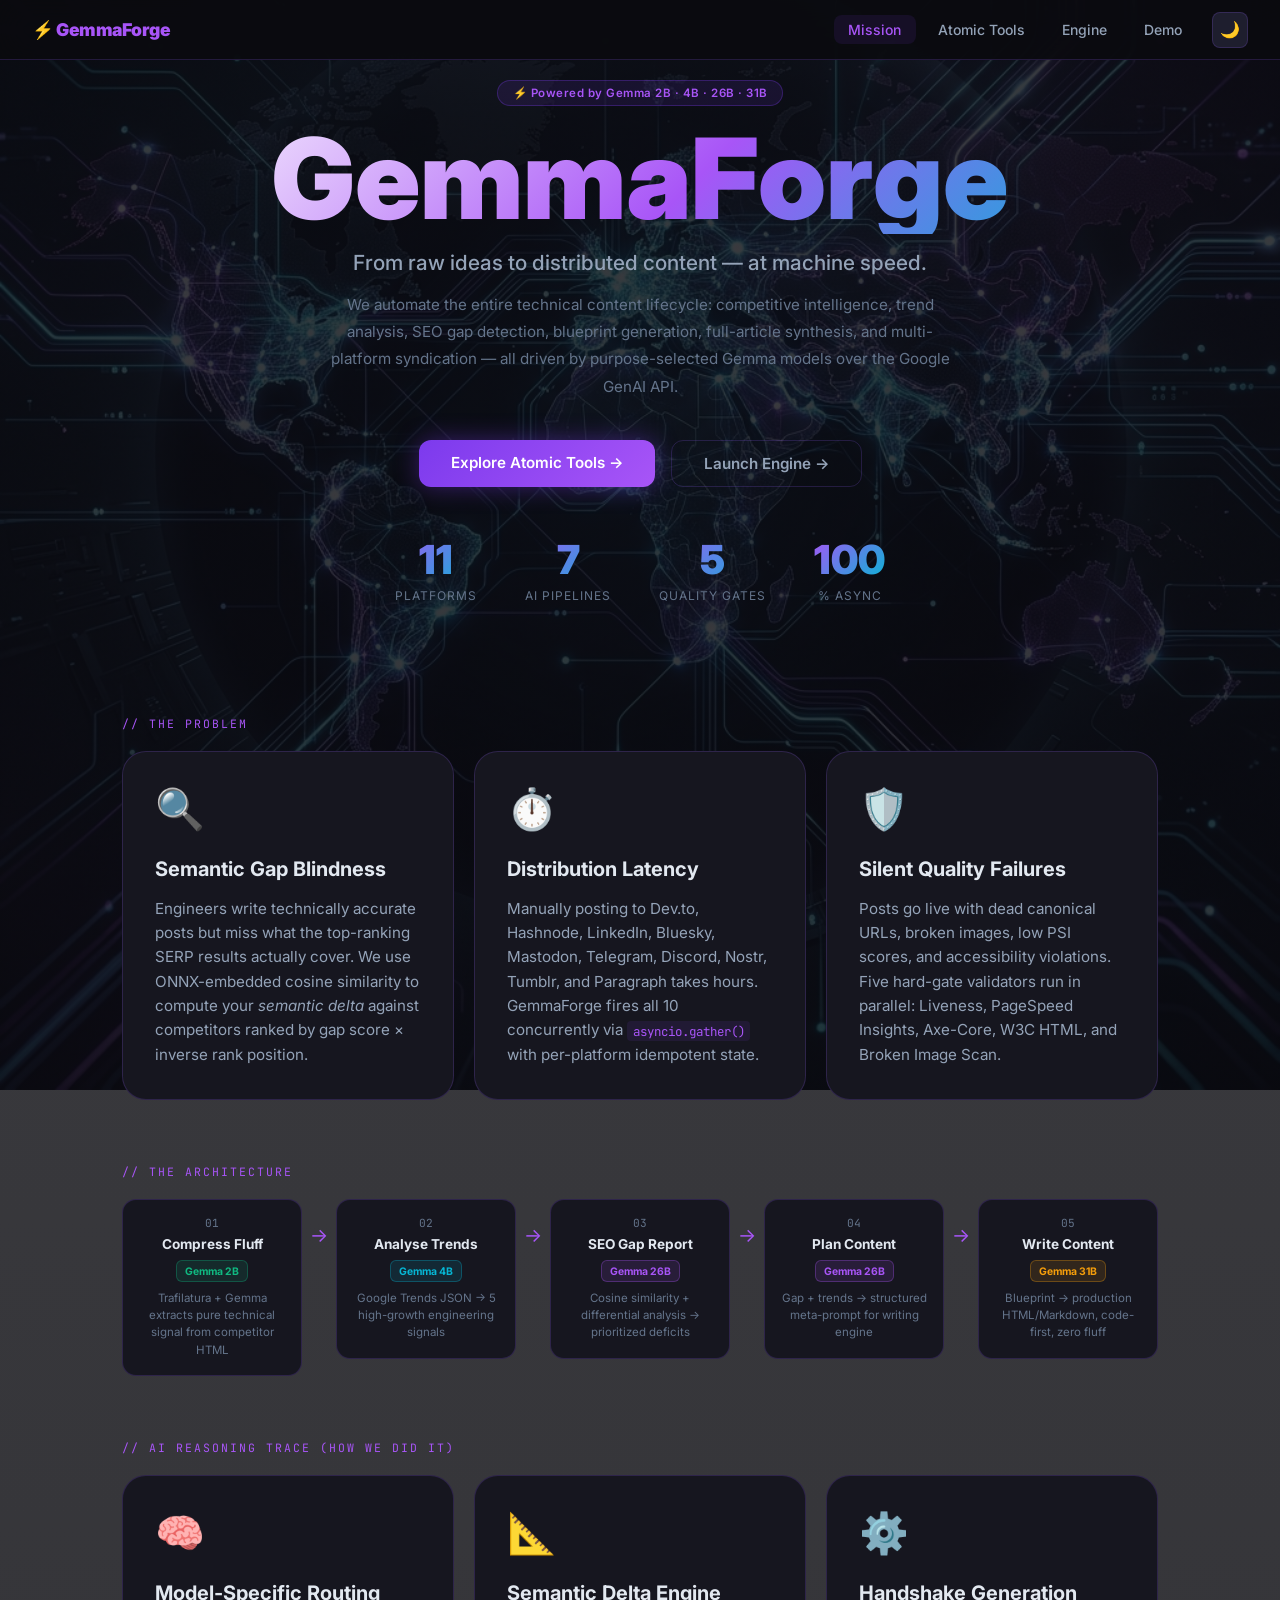
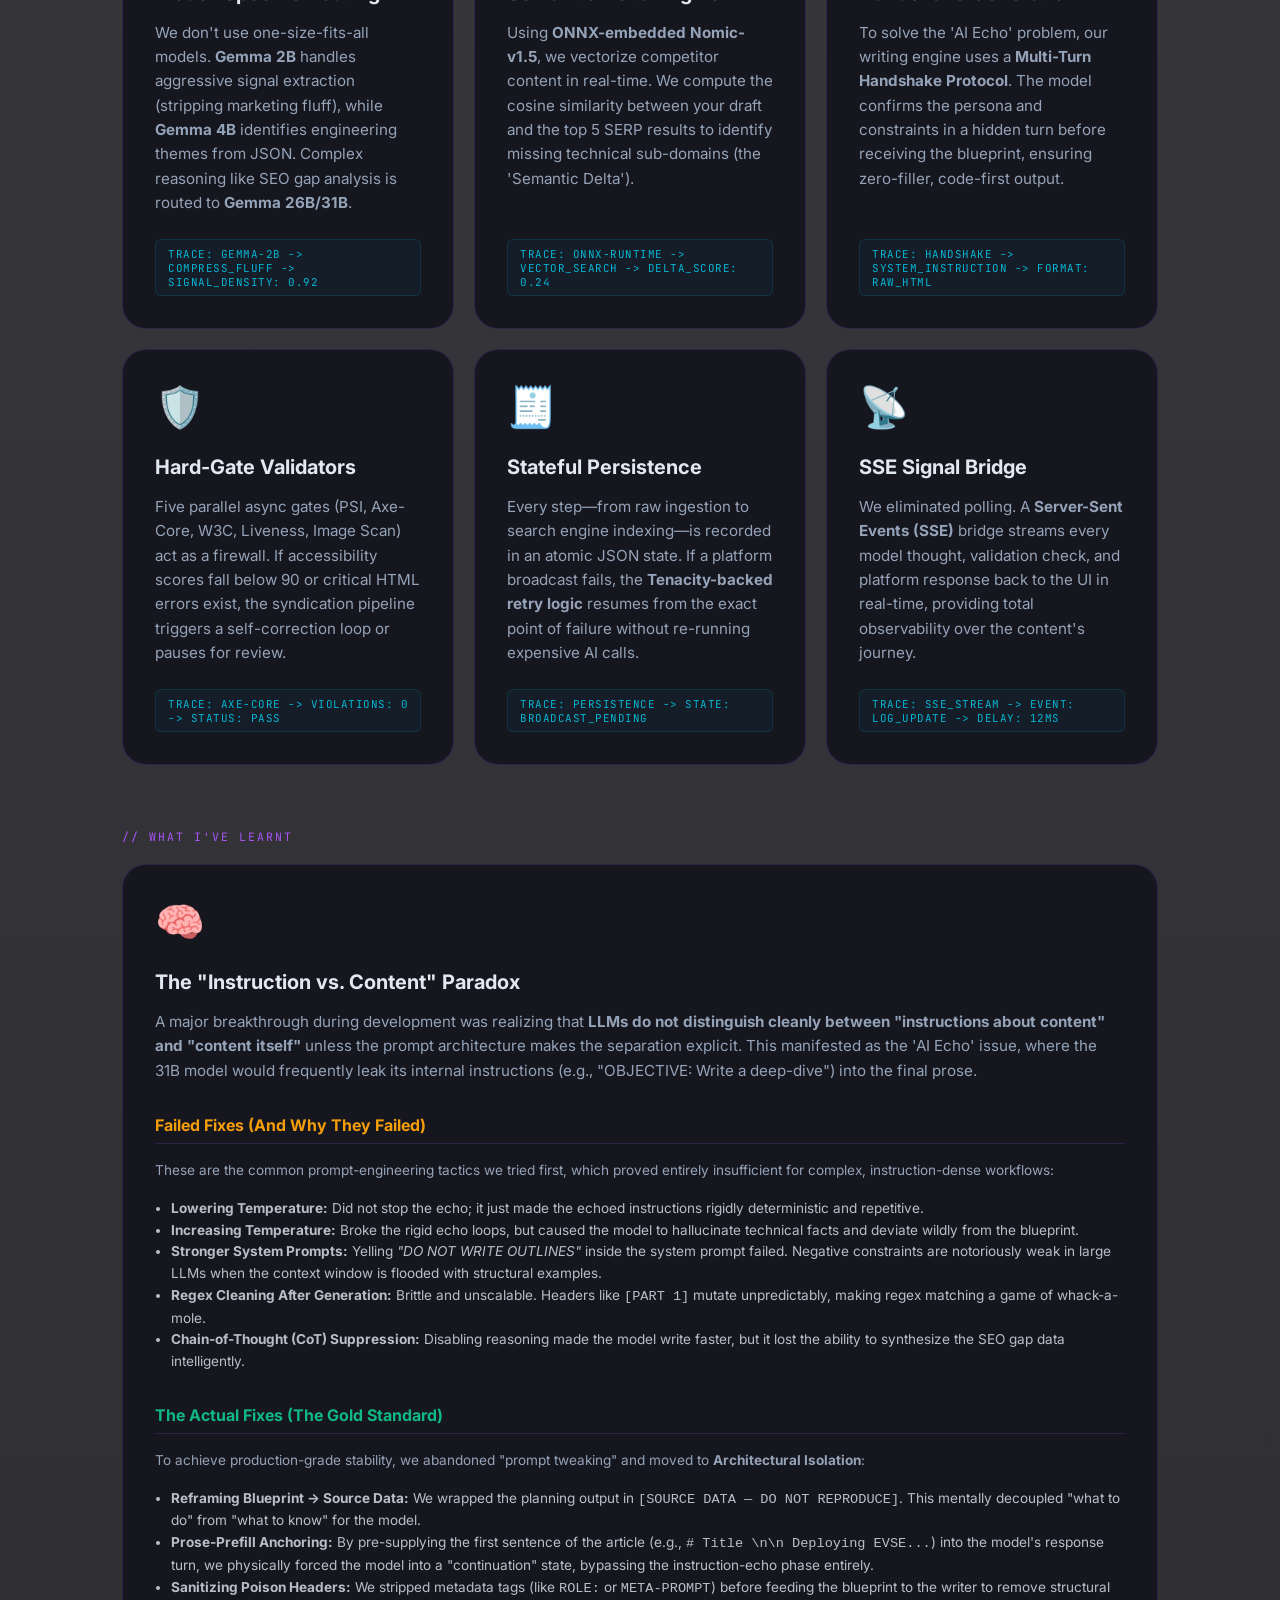
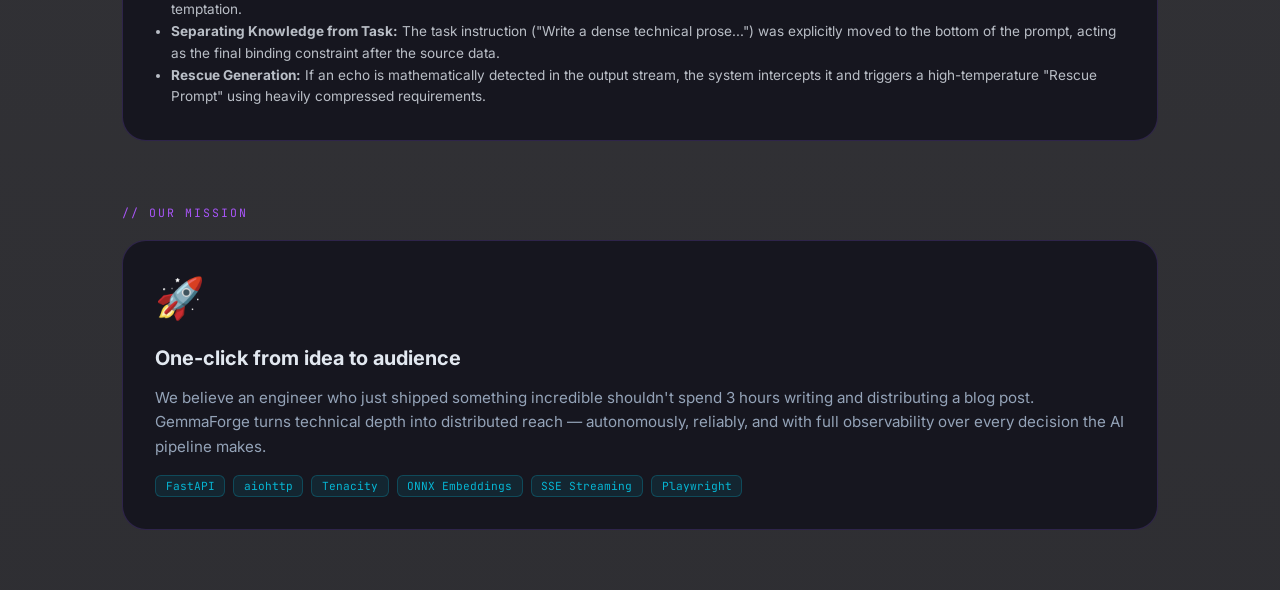
<file: engine/index.html>
<!DOCTYPE html>
<html lang="en" data-theme="dark">
<head>
<meta charset="UTF-8"/><meta name="viewport" content="width=device-width,initial-scale=1.0"/>
<title>GemmaForge — Mission</title>
<link href="https://fonts.googleapis.com/css2?family=Inter:wght@300;400;500;600;700;900&family=JetBrains+Mono:wght@400;700&display=swap" rel="stylesheet"/>
<link rel="stylesheet" href="styles.css"/>
<link rel="icon" href="data:image/svg+xml,<svg xmlns='http://www.w3.org/2000/svg' viewBox='0 0 100 100'><text y='.9em' font-size='90'>⚡</text></svg>" type="image/svg+xml">
</head>
<body>
<nav class="nav">
  <div class="nav-logo">⚡ GemmaForge</div>
  <div class="nav-links">
    <a href="index.html" class="nav-link active">Mission</a>
    <a href="tools.html" class="nav-link">Atomic Tools</a>
    <a href="engine.html" class="nav-link">Engine</a>
    <a href="demo.html" class="nav-link">Demo</a>
  </div>
  <button class="theme-toggle" id="themeToggle">🌙</button>
</nav>

<style>
  body {
    background: linear-gradient(rgba(10, 10, 15, 0.8), rgba(10, 10, 15, 0.85)), url('assets/mission.png') no-repeat center center fixed;
    background-size: cover;
  }
</style>

<main class="page-main">
  <div class="hero-content">
    <div class="badge">⚡ Powered by Gemma 2B · 4B · 26B · 31B</div>
    <h1 class="hero-title">GemmaForge</h1>
    <p class="hero-subtitle">From raw ideas to distributed content — at machine speed.</p>
    <p class="hero-desc">We automate the entire technical content lifecycle: competitive intelligence, trend analysis, SEO gap detection, blueprint generation, full-article synthesis, and multi-platform syndication — all driven by purpose-selected Gemma models over the Google GenAI API.</p>
    <div class="hero-ctas">
      <a href="tools.html" class="btn-primary">Explore Atomic Tools →</a>
      <a href="engine.html" class="btn-ghost">Launch Engine →</a>
    </div>
    <div class="stats-row">
      <div class="stat"><span class="stat-num" data-target="11">0</span><span class="stat-label">Platforms</span></div>
      <div class="stat"><span class="stat-num" data-target="7">0</span><span class="stat-label">AI Pipelines</span></div>
      <div class="stat"><span class="stat-num" data-target="5">0</span><span class="stat-label">Quality Gates</span></div>
      <div class="stat"><span class="stat-num" data-target="100">0</span><span class="stat-label">% Async</span></div>
    </div>
  </div>

  <!-- Technical Detail Cards -->
  <section class="mission-section">
    <div class="section-label">// THE PROBLEM</div>
    <div class="mission-cards">
      <div class="mcard">
        <div class="mcard-icon">🔍</div>
        <h3>Semantic Gap Blindness</h3>
        <p>Engineers write technically accurate posts but miss what the top-ranking SERP results actually cover. We use ONNX-embedded cosine similarity to compute your <em>semantic delta</em> against competitors ranked by gap score × inverse rank position.</p>
      </div>
      <div class="mcard">
        <div class="mcard-icon">⏱️</div>
        <h3>Distribution Latency</h3>
        <p>Manually posting to Dev.to, Hashnode, LinkedIn, Bluesky, Mastodon, Telegram, Discord, Nostr, Tumblr, and Paragraph takes hours. GemmaForge fires all 10 concurrently via <code>asyncio.gather()</code> with per-platform idempotent state.</p>
      </div>
      <div class="mcard">
        <div class="mcard-icon">🛡️</div>
        <h3>Silent Quality Failures</h3>
        <p>Posts go live with dead canonical URLs, broken images, low PSI scores, and accessibility violations. Five hard-gate validators run in parallel: Liveness, PageSpeed Insights, Axe-Core, W3C HTML, and Broken Image Scan.</p>
      </div>
    </div>
  </section>

  <section class="mission-section">
    <div class="section-label">// THE ARCHITECTURE</div>
    <div class="arch-pipeline">
      <div class="pipe-step"><div class="pipe-num">01</div><div class="pipe-label">Compress Fluff</div><div class="pipe-model model-2b">Gemma 2B</div><div class="pipe-desc">Trafilatura + Gemma extracts pure technical signal from competitor HTML</div></div>
      <div class="pipe-arrow">→</div>
      <div class="pipe-step"><div class="pipe-num">02</div><div class="pipe-label">Analyse Trends</div><div class="pipe-model model-4b">Gemma 4B</div><div class="pipe-desc">Google Trends JSON → 5 high-growth engineering signals</div></div>
      <div class="pipe-arrow">→</div>
      <div class="pipe-step"><div class="pipe-num">03</div><div class="pipe-label">SEO Gap Report</div><div class="pipe-model model-26b">Gemma 26B</div><div class="pipe-desc">Cosine similarity + differential analysis → prioritized deficits</div></div>
      <div class="pipe-arrow">→</div>
      <div class="pipe-step"><div class="pipe-num">04</div><div class="pipe-label">Plan Content</div><div class="pipe-model model-26b">Gemma 26B</div><div class="pipe-desc">Gap + trends → structured meta-prompt for writing engine</div></div>
      <div class="pipe-arrow">→</div>
      <div class="pipe-step"><div class="pipe-num">05</div><div class="pipe-label">Write Content</div><div class="pipe-model model-31b">Gemma 31B</div><div class="pipe-desc">Blueprint → production HTML/Markdown, code-first, zero fluff</div></div>
    </div>
  </section>

  <section class="mission-section">
    <div class="section-label">// AI REASONING TRACE (HOW WE DID IT)</div>
    <div class="mission-cards">
      <div class="mcard">
        <div class="mcard-icon">🧠</div>
        <h3>Model-Specific Routing</h3>
        <p>We don't use one-size-fits-all models. <strong>Gemma 2B</strong> handles aggressive signal extraction (stripping marketing fluff), while <strong>Gemma 4B</strong> identifies engineering themes from JSON. Complex reasoning like SEO gap analysis is routed to <strong>Gemma 26B/31B</strong>.</p>
        <div class="trace-hint">TRACE: gemma-2b -> compress_fluff -> signal_density: 0.92</div>
      </div>
      <div class="mcard">
        <div class="mcard-icon">📐</div>
        <h3>Semantic Delta Engine</h3>
        <p>Using <strong>ONNX-embedded Nomic-v1.5</strong>, we vectorize competitor content in real-time. We compute the cosine similarity between your draft and the top 5 SERP results to identify missing technical sub-domains (the 'Semantic Delta').</p>
        <div class="trace-hint">TRACE: onnx-runtime -> vector_search -> delta_score: 0.24</div>
      </div>
      <div class="mcard">
        <div class="mcard-icon">⚙️</div>
        <h3>Handshake Generation</h3>
        <p>To solve the 'AI Echo' problem, our writing engine uses a <strong>Multi-Turn Handshake Protocol</strong>. The model confirms the persona and constraints in a hidden turn before receiving the blueprint, ensuring zero-filler, code-first output.</p>
        <div class="trace-hint">TRACE: handshake -> system_instruction -> format: raw_html</div>
      </div>
      <div class="mcard">
        <div class="mcard-icon">🛡️</div>
        <h3>Hard-Gate Validators</h3>
        <p>Five parallel async gates (PSI, Axe-Core, W3C, Liveness, Image Scan) act as a firewall. If accessibility scores fall below 90 or critical HTML errors exist, the syndication pipeline triggers a self-correction loop or pauses for review.</p>
        <div class="trace-hint">TRACE: axe-core -> violations: 0 -> status: PASS</div>
      </div>
      <div class="mcard">
        <div class="mcard-icon">🧾</div>
        <h3>Stateful Persistence</h3>
        <p>Every step—from raw ingestion to search engine indexing—is recorded in an atomic JSON state. If a platform broadcast fails, the <strong>Tenacity-backed retry logic</strong> resumes from the exact point of failure without re-running expensive AI calls.</p>
        <div class="trace-hint">TRACE: persistence -> state: BROADCAST_PENDING</div>
      </div>
      <div class="mcard">
        <div class="mcard-icon">📡</div>
        <h3>SSE Signal Bridge</h3>
        <p>We eliminated polling. A <strong>Server-Sent Events (SSE)</strong> bridge streams every model thought, validation check, and platform response back to the UI in real-time, providing total observability over the content's journey.</p>
        <div class="trace-hint">TRACE: sse_stream -> event: log_update -> delay: 12ms</div>
      </div>
    </div>
  </section>

  <section class="mission-section">
    <div class="section-label">// WHAT I'VE LEARNT</div>
    <div class="mission-cards">
      <div class="mcard wide">
        <div class="mcard-icon">🧠</div>
        <h3>The "Instruction vs. Content" Paradox</h3>
        <p>A major breakthrough during development was realizing that <strong>LLMs do not distinguish cleanly between "instructions about content" and "content itself"</strong> unless the prompt architecture makes the separation explicit. This manifested as the 'AI Echo' issue, where the 31B model would frequently leak its internal instructions (e.g., "OBJECTIVE: Write a deep-dive") into the final prose.</p>
        
        <div style="margin-top: 2rem;">
          <h4 style="color: var(--yellow); margin-bottom: 1rem; border-bottom: 1px solid var(--border); padding-bottom: 0.5rem;">Failed Fixes (And Why They Failed)</h4>
          <p style="font-size: 0.85rem; color: var(--text2); margin-bottom: 1rem;">These are the common prompt-engineering tactics we tried first, which proved entirely insufficient for complex, instruction-dense workflows:</p>
          <ul style="font-size: 0.85rem; opacity: 0.8; margin-left: 1rem; line-height: 1.6; margin-bottom: 2rem;">
            <li><strong>Lowering Temperature:</strong> Did not stop the echo; it just made the echoed instructions rigidly deterministic and repetitive.</li>
            <li><strong>Increasing Temperature:</strong> Broke the rigid echo loops, but caused the model to hallucinate technical facts and deviate wildly from the blueprint.</li>
            <li><strong>Stronger System Prompts:</strong> Yelling <em>"DO NOT WRITE OUTLINES"</em> inside the system prompt failed. Negative constraints are notoriously weak in large LLMs when the context window is flooded with structural examples.</li>
            <li><strong>Regex Cleaning After Generation:</strong> Brittle and unscalable. Headers like <code>[PART 1]</code> mutate unpredictably, making regex matching a game of whack-a-mole.</li>
            <li><strong>Chain-of-Thought (CoT) Suppression:</strong> Disabling reasoning made the model write faster, but it lost the ability to synthesize the SEO gap data intelligently.</li>
          </ul>

          <h4 style="color: var(--green); margin-bottom: 1rem; border-bottom: 1px solid var(--border); padding-bottom: 0.5rem;">The Actual Fixes (The Gold Standard)</h4>
          <p style="font-size: 0.85rem; color: var(--text2); margin-bottom: 1rem;">To achieve production-grade stability, we abandoned "prompt tweaking" and moved to <strong>Architectural Isolation</strong>:</p>
          <ul style="font-size: 0.85rem; opacity: 0.8; margin-left: 1rem; line-height: 1.6;">
            <li><strong>Reframing Blueprint → Source Data:</strong> We wrapped the planning output in <code>[SOURCE DATA — DO NOT REPRODUCE]</code>. This mentally decoupled "what to do" from "what to know" for the model.</li>
            <li><strong>Prose-Prefill Anchoring:</strong> By pre-supplying the first sentence of the article (e.g., <code># Title \n\n Deploying EVSE...</code>) into the model's response turn, we physically forced the model into a "continuation" state, bypassing the instruction-echo phase entirely.</li>
            <li><strong>Sanitizing Poison Headers:</strong> We stripped metadata tags (like <code>ROLE:</code> or <code>META-PROMPT</code>) before feeding the blueprint to the writer to remove structural temptation.</li>
            <li><strong>Separating Knowledge from Task:</strong> The task instruction ("Write a dense technical prose...") was explicitly moved to the bottom of the prompt, acting as the final binding constraint after the source data.</li>
            <li><strong>Rescue Generation:</strong> If an echo is mathematically detected in the output stream, the system intercepts it and triggers a high-temperature "Rescue Prompt" using heavily compressed requirements.</li>
          </ul>
        </div>
      </div>
    </div>
  </section>

  <section class="mission-section">
    <div class="section-label">// OUR MISSION</div>
    <div class="mission-cards">
      <div class="mcard wide">
        <div class="mcard-icon">🚀</div>
        <h3>One-click from idea to audience</h3>
        <p>We believe an engineer who just shipped something incredible shouldn't spend 3 hours writing and distributing a blog post. GemmaForge turns technical depth into distributed reach — autonomously, reliably, and with full observability over every decision the AI pipeline makes.</p>
        <div class="tech-tags">
          <span class="tech-tag">FastAPI</span><span class="tech-tag">aiohttp</span><span class="tech-tag">Tenacity</span>
          <span class="tech-tag">ONNX Embeddings</span><span class="tech-tag">SSE Streaming</span><span class="tech-tag">Playwright</span>
        </div>
      </div>
    </div>
  </section>
</main>

<script src="app.js"></script>
</body>
</html>
</file>
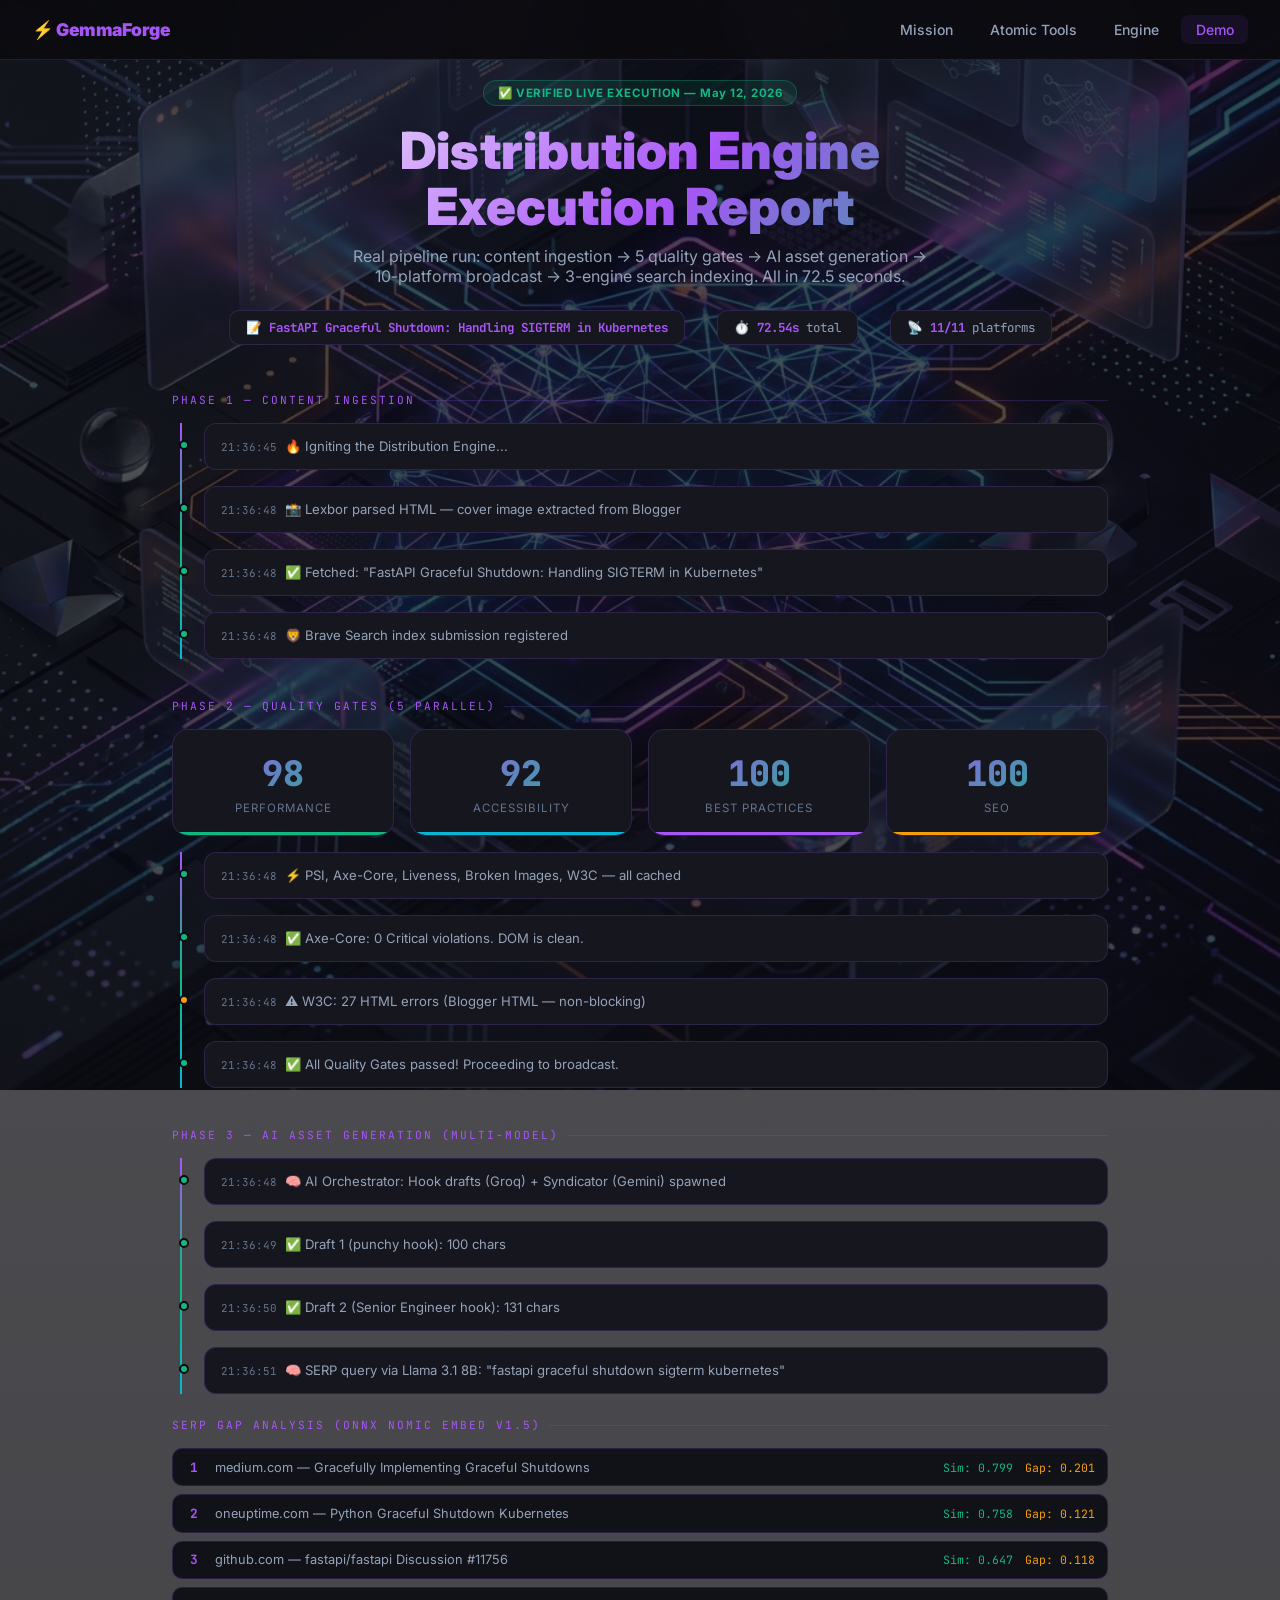
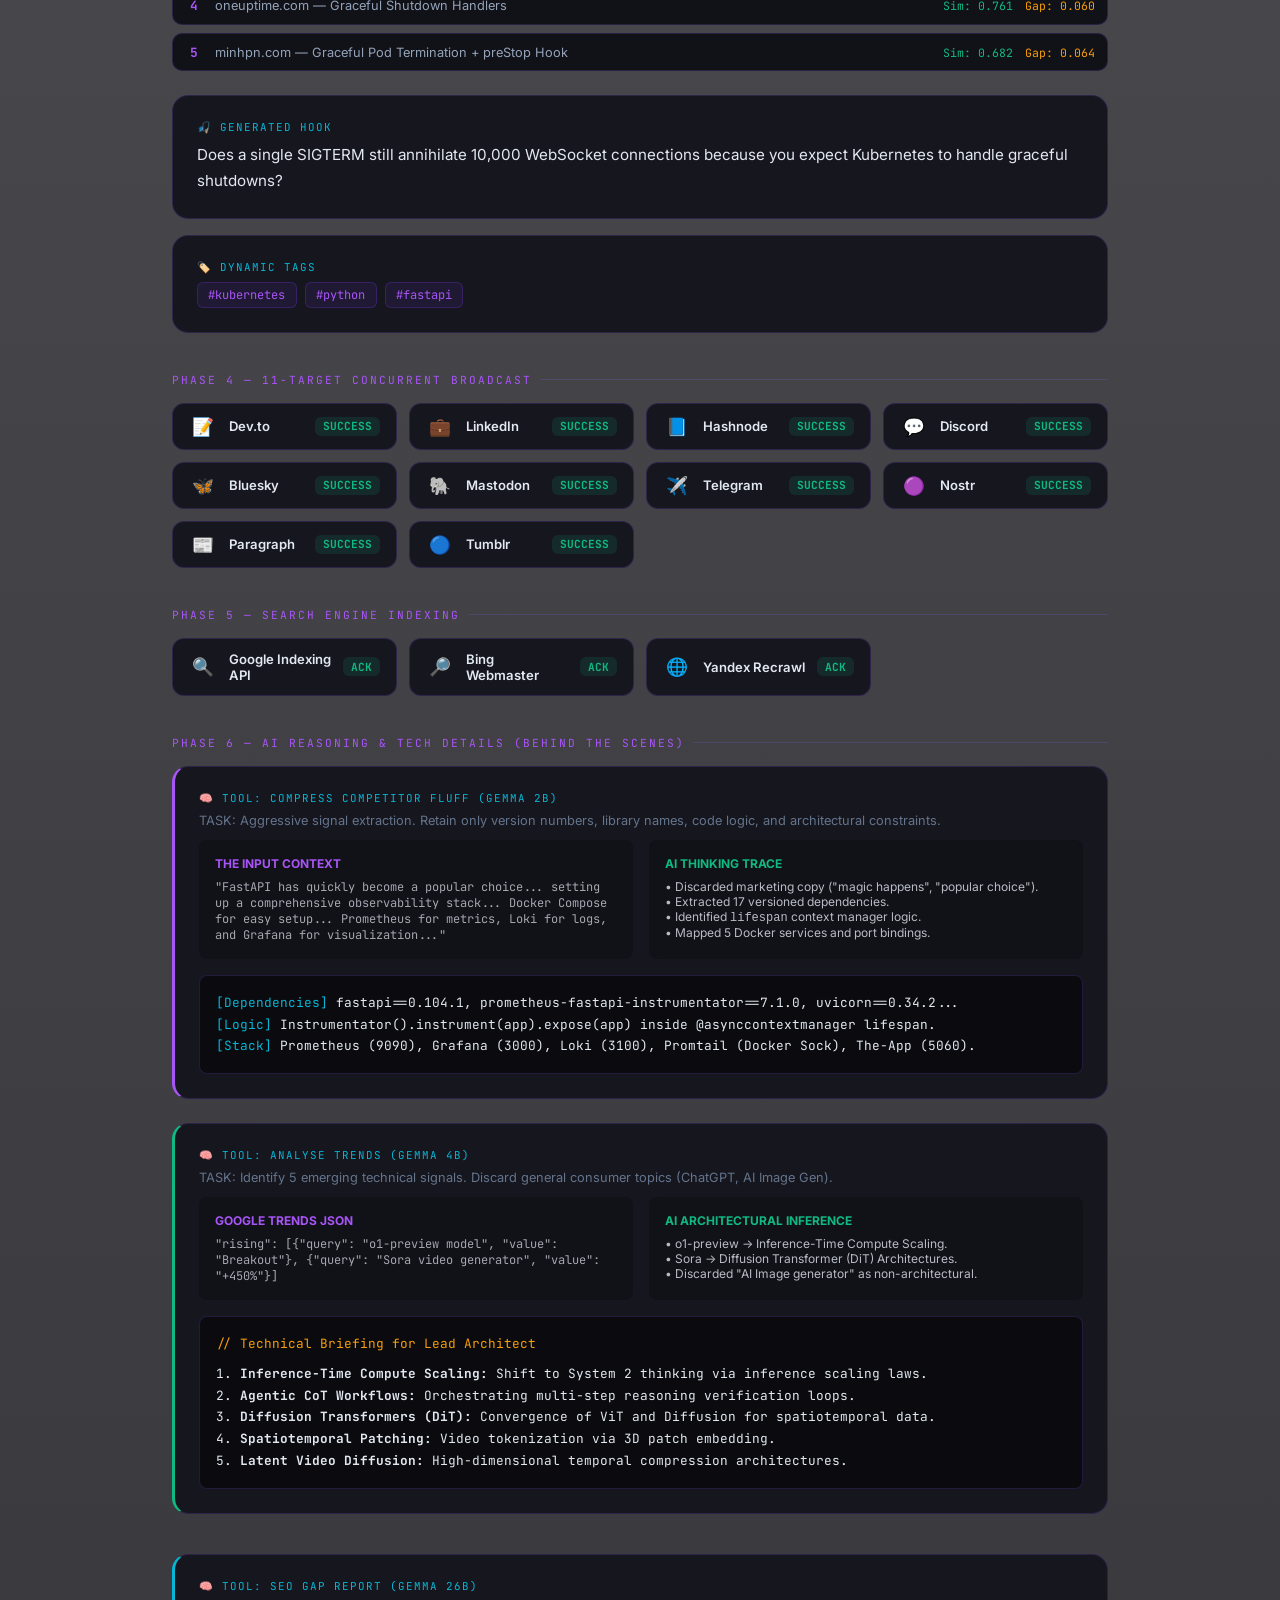
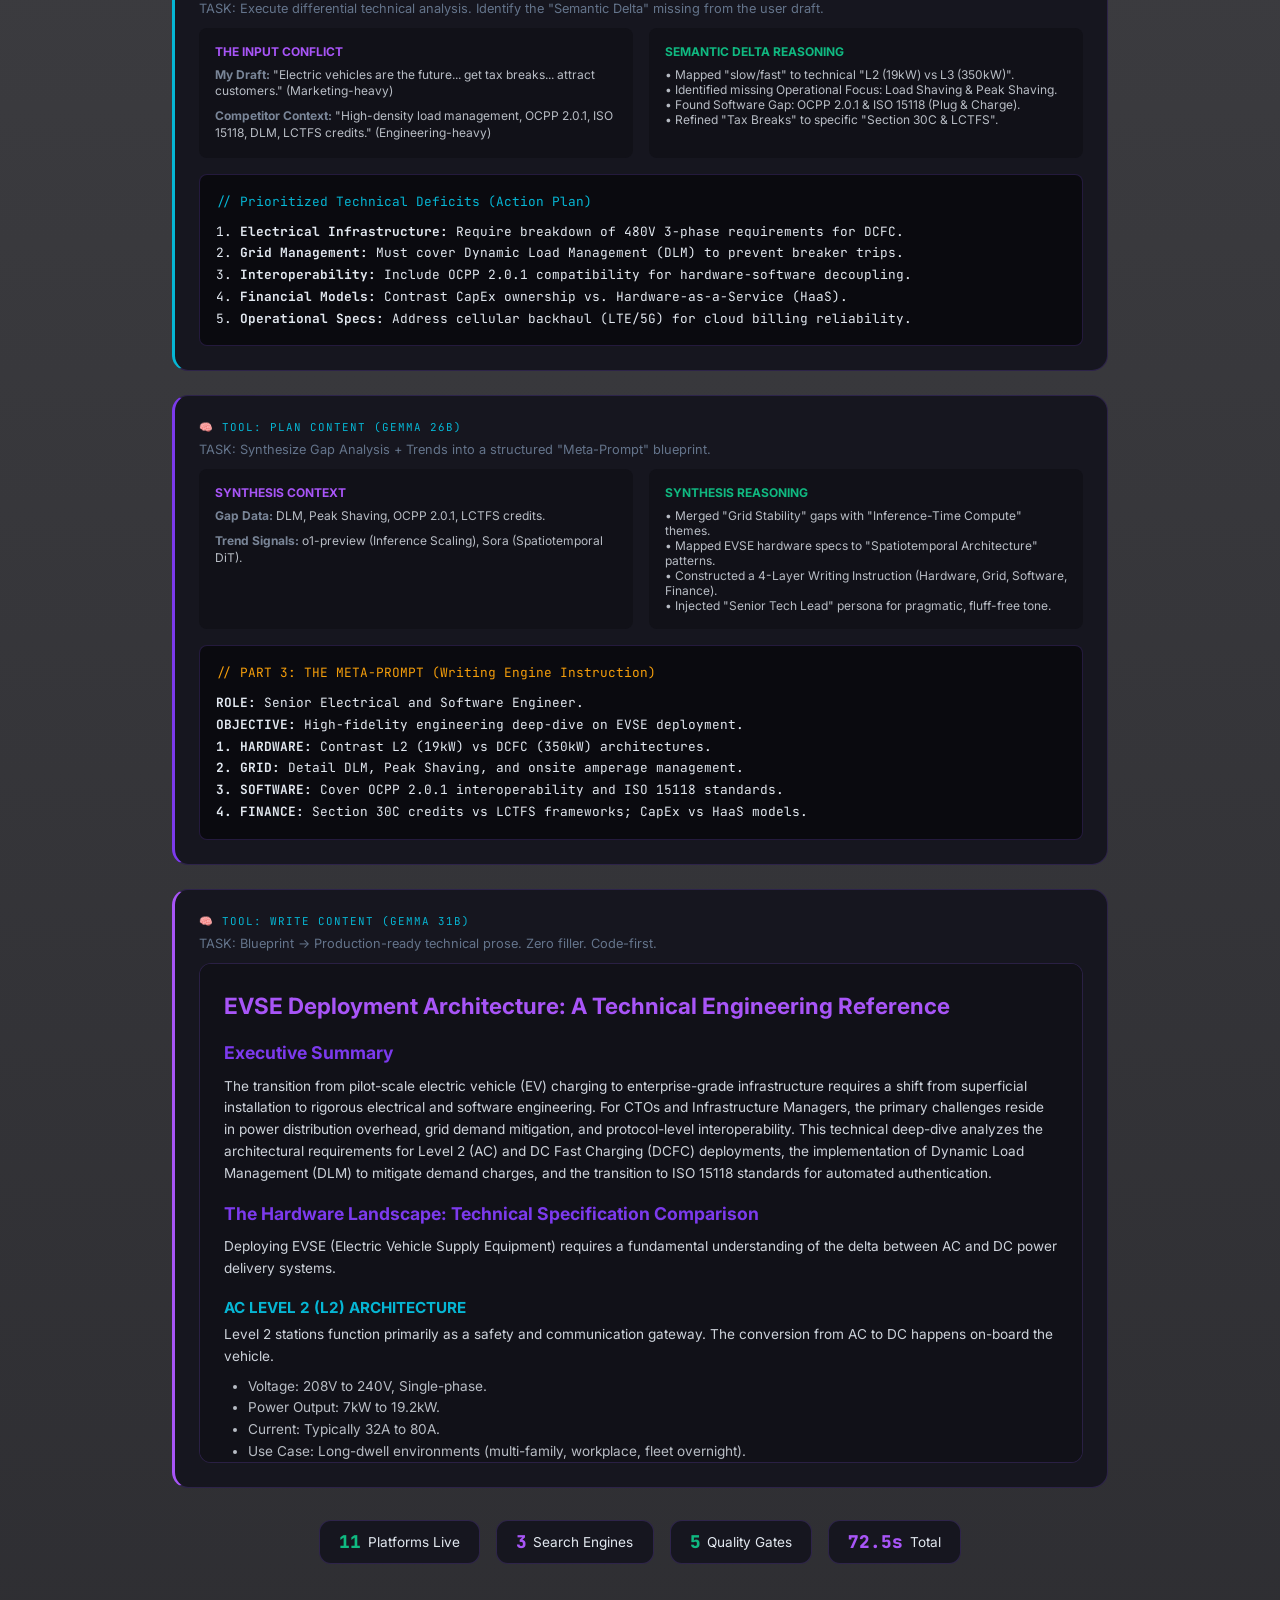
<file: engine/demo.html>
<!DOCTYPE html>
<html lang="en" data-theme="dark">
<head>
<meta charset="UTF-8"/>
<meta name="viewport" content="width=device-width,initial-scale=1.0"/>
<title>GemmaForge — Live Execution Demo</title>
<link rel="preconnect" href="https://fonts.googleapis.com"/>
<link href="https://fonts.googleapis.com/css2?family=Inter:wght@300;400;500;600;700;900&family=JetBrains+Mono:wght@400;700&display=swap" rel="stylesheet"/>
<link rel="icon" href="data:image/svg+xml,<svg xmlns='http://www.w3.org/2000/svg' viewBox='0 0 100 100'><text y='.9em' font-size='90'>⚡</text></svg>" type="image/svg+xml">
<style>
:root{--bg:#0a0a0f;--bg2:#111118;--bg3:#1a1a26;--surface:#16161f;--surface2:#1e1e2e;--border:rgba(139,92,246,.2);--accent:#7c3aed;--accent2:#a855f7;--accent3:#06b6d4;--green:#10b981;--red:#ef4444;--yellow:#f59e0b;--text:#e2e8f0;--text2:#94a3b8;--text3:#64748b;--glow:rgba(124,58,237,.4);--font:'Inter',sans-serif;--mono:'JetBrains Mono',monospace}
*,*::before,*::after{box-sizing:border-box;margin:0;padding:0}
body{font-family:var(--font);background:var(--bg);color:var(--text);min-height:100vh;overflow-x:hidden}
.nav{position:fixed;top:0;left:0;right:0;z-index:1000;display:flex;align-items:center;gap:1rem;padding:0 2rem;height:60px;background:rgba(10,10,15,.9);backdrop-filter:blur(16px);border-bottom:1px solid var(--border)}
.nav-logo{font-weight:900;font-size:1.1rem;color:var(--accent2);letter-spacing:-.5px}
.nav-links{display:flex;gap:.5rem;margin-left:auto}
.nav-link{color:var(--text2);text-decoration:none;font-size:.875rem;font-weight:500;padding:.4rem .9rem;border-radius:8px;transition:all .2s}
.nav-link:hover,.nav-link.active{color:var(--accent2);background:rgba(124,58,237,.1)}
.demo-main{max-width:1000px;margin:0 auto;padding:5rem 2rem 4rem}
.demo-hero{text-align:center;margin-bottom:3rem}
.demo-badge{display:inline-block;background:rgba(16,185,129,.1);border:1px solid rgba(16,185,129,.3);color:var(--green);font-size:.72rem;font-weight:700;padding:.3rem .9rem;border-radius:100px;margin-bottom:1rem;letter-spacing:.5px;animation:pulse-badge 2s infinite}
@keyframes pulse-badge{0%,100%{box-shadow:0 0 0 0 rgba(16,185,129,0)}50%{box-shadow:0 0 20px rgba(16,185,129,.3)}}
.demo-title{font-size:clamp(2rem,5vw,3.2rem);font-weight:900;background:linear-gradient(135deg,#fff 0%,var(--accent2) 55%,var(--green) 100%);-webkit-background-clip:text;-webkit-text-fill-color:transparent;background-clip:text;line-height:1.1;margin-bottom:.75rem}
.demo-sub{color:var(--text2);font-size:1rem;max-width:600px;margin:0 auto}
.demo-meta{display:flex;justify-content:center;gap:2rem;margin-top:1.5rem;flex-wrap:wrap}
.meta-chip{background:var(--surface);border:1px solid var(--border);padding:.5rem 1rem;border-radius:10px;font-family:var(--mono);font-size:.78rem;color:var(--text2)}
.meta-chip strong{color:var(--accent2)}
.section{margin-bottom:2.5rem}
.section-label{font-family:var(--mono);font-size:.7rem;color:var(--accent2);letter-spacing:2px;text-transform:uppercase;margin-bottom:1rem;display:flex;align-items:center;gap:.5rem}
.section-label::after{content:'';flex:1;height:1px;background:var(--border)}

/* Timeline */
.timeline{position:relative;padding-left:2rem}
.timeline::before{content:'';position:absolute;left:8px;top:0;bottom:0;width:2px;background:linear-gradient(180deg,var(--accent2),var(--green),var(--accent3))}
.tl-item{position:relative;margin-bottom:1rem;padding:.75rem 1rem;background:var(--surface);border:1px solid var(--border);border-radius:12px;font-size:.82rem;line-height:1.6;opacity:0;animation:fadeSlide .4s forwards}
.tl-item::before{content:'';position:absolute;left:-1.65rem;top:1rem;width:10px;height:10px;border-radius:50%;background:var(--accent2);border:2px solid var(--bg);z-index:1}
.tl-item.success::before{background:var(--green)}
.tl-item.warn::before{background:var(--yellow)}
.tl-item.err::before{background:var(--red)}
.tl-time{font-family:var(--mono);font-size:.68rem;color:var(--text3);margin-right:.5rem}
.tl-msg{color:var(--text2)}
@keyframes fadeSlide{from{opacity:0;transform:translateX(-10px)}to{opacity:1;transform:translateX(0)}}

/* Quality Scores */
.scores-grid{display:grid;grid-template-columns:repeat(4,1fr);gap:1rem}
@media(max-width:600px){.scores-grid{grid-template-columns:repeat(2,1fr)}}
.score-card{background:var(--surface);border:1px solid var(--border);border-radius:16px;padding:1.25rem;text-align:center;position:relative;overflow:hidden}
.score-card::after{content:'';position:absolute;bottom:0;left:0;right:0;height:3px;border-radius:0 0 16px 16px}
.score-card.perf::after{background:var(--green)}.score-card.access::after{background:var(--accent3)}.score-card.bp::after{background:var(--accent2)}.score-card.seo::after{background:var(--yellow)}
.score-num{font-size:2.2rem;font-weight:900;font-family:var(--mono);background:linear-gradient(135deg,var(--accent2),var(--green));-webkit-background-clip:text;-webkit-text-fill-color:transparent;background-clip:text}
.score-label{font-size:.72rem;color:var(--text3);text-transform:uppercase;letter-spacing:1px;margin-top:.25rem}

/* AI Assets */
.ai-box{background:var(--surface);border:1px solid var(--border);border-radius:16px;padding:1.5rem;margin-bottom:1rem}
.ai-box-label{font-family:var(--mono);font-size:.68rem;color:var(--accent3);letter-spacing:1px;text-transform:uppercase;margin-bottom:.5rem}
.ai-box-value{font-size:.95rem;line-height:1.7;color:var(--text)}
.ai-tags{display:flex;gap:.5rem;flex-wrap:wrap;margin-top:.5rem}
.ai-tag{font-family:var(--mono);font-size:.75rem;padding:.25rem .65rem;background:rgba(124,58,237,.1);border:1px solid rgba(124,58,237,.25);color:var(--accent2);border-radius:6px}

/* Platform Grid */
.platform-grid{display:grid;grid-template-columns:repeat(auto-fill,minmax(200px,1fr));gap:.75rem}
.plat-card{display:flex;align-items:center;gap:.75rem;background:var(--surface);border:1px solid var(--border);border-radius:12px;padding:.75rem 1rem;transition:all .3s;opacity:0;animation:fadeSlide .4s forwards}
.plat-card:hover{transform:translateY(-2px);border-color:var(--green)}
.plat-card.fail{border-color:rgba(239,68,68,.3)}
.plat-card.fail:hover{border-color:var(--red)}
.plat-icon{font-size:1.1rem;width:28px;text-align:center}
.plat-name{font-size:.82rem;font-weight:600;flex:1}
.plat-status{font-family:var(--mono);font-size:.7rem;font-weight:700;padding:.15rem .5rem;border-radius:6px}
.plat-status.ok{background:rgba(16,185,129,.12);color:var(--green)}
.plat-status.ko{background:rgba(239,68,68,.12);color:var(--red)}

/* SERP */
.serp-row{display:flex;align-items:center;gap:.75rem;padding:.6rem .75rem;background:var(--bg2);border:1px solid var(--border);border-radius:10px;margin-bottom:.5rem;font-size:.8rem}
.serp-rank{font-family:var(--mono);font-weight:700;color:var(--accent2);width:18px;text-align:center}
.serp-sim{font-family:var(--mono);font-size:.72rem;color:var(--green);margin-left:auto;white-space:nowrap}
.serp-gap{font-family:var(--mono);font-size:.72rem;color:var(--yellow);white-space:nowrap}

/* Summary Bar */
.summary-bar{display:flex;gap:1rem;flex-wrap:wrap;justify-content:center;margin-top:2rem}
.sum-chip{background:var(--surface);border:1px solid var(--border);padding:.6rem 1.2rem;border-radius:12px;font-size:.85rem;display:flex;align-items:center;gap:.4rem}
.sum-chip .num{font-family:var(--mono);font-weight:900;font-size:1.1rem}
.sum-chip.green .num{color:var(--green)}.sum-chip.red .num{color:var(--red)}.sum-chip.purple .num{color:var(--accent2)}
  body {
    background: linear-gradient(rgba(10, 10, 15, 0.7), rgba(10, 10, 15, 0.85)), url('assets/demo.png') no-repeat center center fixed;
    background-size: cover;
  }
</style>
</head>
<body>
<nav class="nav">
  <div class="nav-logo">⚡ GemmaForge</div>
  <div class="nav-links">
    <a href="index.html" class="nav-link">Mission</a>
    <a href="tools.html" class="nav-link">Atomic Tools</a>
    <a href="engine.html" class="nav-link">Engine</a>
    <a href="demo.html" class="nav-link active">Demo</a>
  </div>
</nav>
<!-- Unique Background Handled via Body Style -->

<main class="demo-main">
  <!-- HERO -->
  <div class="demo-hero">
    <div class="demo-badge">✅ VERIFIED LIVE EXECUTION — May 12, 2026</div>
    <h1 class="demo-title">Distribution Engine<br>Execution Report</h1>
    <p class="demo-sub">Real pipeline run: content ingestion → 5 quality gates → AI asset generation → 10-platform broadcast → 3-engine search indexing. All in 72.5 seconds.</p>
    <div class="demo-meta">
      <div class="meta-chip">📝 <strong>FastAPI Graceful Shutdown: Handling SIGTERM in Kubernetes</strong></div>
      <div class="meta-chip">⏱️ <strong>72.54s</strong> total</div>
      <div class="meta-chip">📡 <strong>11/11</strong> platforms</div>
    </div>
  </div>

  <!-- PHASE 1: INGESTION -->
  <div class="section">
    <div class="section-label">Phase 1 — Content Ingestion</div>
    <div class="timeline">
      <div class="tl-item success" style="animation-delay:.1s"><span class="tl-time">21:36:45</span><span class="tl-msg">🔥 Igniting the Distribution Engine...</span></div>
      <div class="tl-item success" style="animation-delay:.2s"><span class="tl-time">21:36:48</span><span class="tl-msg">📸 Lexbor parsed HTML — cover image extracted from Blogger</span></div>
      <div class="tl-item success" style="animation-delay:.3s"><span class="tl-time">21:36:48</span><span class="tl-msg">✅ Fetched: "FastAPI Graceful Shutdown: Handling SIGTERM in Kubernetes"</span></div>
      <div class="tl-item success" style="animation-delay:.4s"><span class="tl-time">21:36:48</span><span class="tl-msg">🦁 Brave Search index submission registered</span></div>
    </div>
  </div>

  <!-- PHASE 2: QUALITY GATES -->
  <div class="section">
    <div class="section-label">Phase 2 — Quality Gates (5 Parallel)</div>
    <div class="scores-grid">
      <div class="score-card perf"><div class="score-num">98</div><div class="score-label">Performance</div></div>
      <div class="score-card access"><div class="score-num">92</div><div class="score-label">Accessibility</div></div>
      <div class="score-card bp"><div class="score-num">100</div><div class="score-label">Best Practices</div></div>
      <div class="score-card seo"><div class="score-num">100</div><div class="score-label">SEO</div></div>
    </div>
    <div class="timeline" style="margin-top:1rem">
      <div class="tl-item success" style="animation-delay:.5s"><span class="tl-time">21:36:48</span><span class="tl-msg">⚡ PSI, Axe-Core, Liveness, Broken Images, W3C — all cached</span></div>
      <div class="tl-item success" style="animation-delay:.6s"><span class="tl-time">21:36:48</span><span class="tl-msg">✅ Axe-Core: 0 Critical violations. DOM is clean.</span></div>
      <div class="tl-item warn" style="animation-delay:.7s"><span class="tl-time">21:36:48</span><span class="tl-msg">⚠️ W3C: 27 HTML errors (Blogger HTML — non-blocking)</span></div>
      <div class="tl-item success" style="animation-delay:.8s"><span class="tl-time">21:36:48</span><span class="tl-msg">✅ All Quality Gates passed! Proceeding to broadcast.</span></div>
    </div>
  </div>

  <!-- PHASE 3: AI ASSETS -->
  <div class="section">
    <div class="section-label">Phase 3 — AI Asset Generation (Multi-Model)</div>
    <div class="timeline">
      <div class="tl-item success" style="animation-delay:.9s"><span class="tl-time">21:36:48</span><span class="tl-msg">🧠 AI Orchestrator: Hook drafts (Groq) + Syndicator (Gemini) spawned</span></div>
      <div class="tl-item success" style="animation-delay:1s"><span class="tl-time">21:36:49</span><span class="tl-msg">✅ Draft 1 (punchy hook): 100 chars</span></div>
      <div class="tl-item success" style="animation-delay:1.1s"><span class="tl-time">21:36:50</span><span class="tl-msg">✅ Draft 2 (Senior Engineer hook): 131 chars</span></div>
      <div class="tl-item success" style="animation-delay:1.2s"><span class="tl-time">21:36:51</span><span class="tl-msg">🧠 SERP query via Llama 3.1 8B: "fastapi graceful shutdown sigterm kubernetes"</span></div>
    </div>

    <div class="section-label" style="margin-top:1.5rem">SERP Gap Analysis (ONNX Nomic Embed v1.5)</div>
    <div class="serp-row"><span class="serp-rank">1</span><span class="tl-msg" style="flex:1;overflow:hidden;text-overflow:ellipsis;white-space:nowrap">medium.com — Gracefully Implementing Graceful Shutdowns</span><span class="serp-sim">Sim: 0.799</span><span class="serp-gap">Gap: 0.201</span></div>
    <div class="serp-row"><span class="serp-rank">2</span><span class="tl-msg" style="flex:1;overflow:hidden;text-overflow:ellipsis;white-space:nowrap">oneuptime.com — Python Graceful Shutdown Kubernetes</span><span class="serp-sim">Sim: 0.758</span><span class="serp-gap">Gap: 0.121</span></div>
    <div class="serp-row"><span class="serp-rank">3</span><span class="tl-msg" style="flex:1;overflow:hidden;text-overflow:ellipsis;white-space:nowrap">github.com — fastapi/fastapi Discussion #11756</span><span class="serp-sim">Sim: 0.647</span><span class="serp-gap">Gap: 0.118</span></div>
    <div class="serp-row"><span class="serp-rank">4</span><span class="tl-msg" style="flex:1;overflow:hidden;text-overflow:ellipsis;white-space:nowrap">oneuptime.com — Graceful Shutdown Handlers</span><span class="serp-sim">Sim: 0.761</span><span class="serp-gap">Gap: 0.060</span></div>
    <div class="serp-row"><span class="serp-rank">5</span><span class="tl-msg" style="flex:1;overflow:hidden;text-overflow:ellipsis;white-space:nowrap">minhpn.com — Graceful Pod Termination + preStop Hook</span><span class="serp-sim">Sim: 0.682</span><span class="serp-gap">Gap: 0.064</span></div>

    <div style="margin-top:1.5rem">
      <div class="ai-box">
        <div class="ai-box-label">🎣 Generated Hook</div>
        <div class="ai-box-value">Does a single SIGTERM still annihilate 10,000 WebSocket connections because you expect Kubernetes to handle graceful shutdowns?</div>
      </div>
      <div class="ai-box">
        <div class="ai-box-label">🏷️ Dynamic Tags</div>
        <div class="ai-tags">
          <span class="ai-tag">#kubernetes</span>
          <span class="ai-tag">#python</span>
          <span class="ai-tag">#fastapi</span>
        </div>
      </div>
    </div>
  </div>

  <!-- PHASE 4: BROADCAST -->
  <div class="section">
    <div class="section-label">Phase 4 — 11-Target Concurrent Broadcast</div>
    <div class="platform-grid">
      <div class="plat-card" style="animation-delay:1.3s"><span class="plat-icon">📝</span><span class="plat-name">Dev.to</span><span class="plat-status ok">SUCCESS</span></div>
      <div class="plat-card" style="animation-delay:1.4s"><span class="plat-icon">💼</span><span class="plat-name">LinkedIn</span><span class="plat-status ok">SUCCESS</span></div>
      <div class="plat-card" style="animation-delay:1.5s"><span class="plat-icon">📘</span><span class="plat-name">Hashnode</span><span class="plat-status ok">SUCCESS</span></div>
      <div class="plat-card" style="animation-delay:1.6s"><span class="plat-icon">💬</span><span class="plat-name">Discord</span><span class="plat-status ok">SUCCESS</span></div>
      <div class="plat-card" style="animation-delay:1.7s"><span class="plat-icon">🦋</span><span class="plat-name">Bluesky</span><span class="plat-status ok">SUCCESS</span></div>
      <div class="plat-card" style="animation-delay:1.8s"><span class="plat-icon">🐘</span><span class="plat-name">Mastodon</span><span class="plat-status ok">SUCCESS</span></div>
      <div class="plat-card" style="animation-delay:1.9s"><span class="plat-icon">✈️</span><span class="plat-name">Telegram</span><span class="plat-status ok">SUCCESS</span></div>
      <div class="plat-card" style="animation-delay:2s"><span class="plat-icon">🟣</span><span class="plat-name">Nostr</span><span class="plat-status ok">SUCCESS</span></div>
      <div class="plat-card" style="animation-delay:2.1s"><span class="plat-icon">📰</span><span class="plat-name">Paragraph</span><span class="plat-status ok">SUCCESS</span></div>
      <div class="plat-card" style="animation-delay:2.2s"><span class="plat-icon">🔵</span><span class="plat-name">Tumblr</span><span class="plat-status ok">SUCCESS</span></div>
    </div>
  </div>

  <!-- PHASE 5: INDEXING -->
  <div class="section">
    <div class="section-label">Phase 5 — Search Engine Indexing</div>
    <div class="platform-grid">
      <div class="plat-card" style="animation-delay:2.3s"><span class="plat-icon">🔍</span><span class="plat-name">Google Indexing API</span><span class="plat-status ok">ACK</span></div>
      <div class="plat-card" style="animation-delay:2.4s"><span class="plat-icon">🔎</span><span class="plat-name">Bing Webmaster</span><span class="plat-status ok">ACK</span></div>
      <div class="plat-card" style="animation-delay:2.5s"><span class="plat-icon">🌐</span><span class="plat-name">Yandex Recrawl</span><span class="plat-status ok">ACK</span></div>
    </div>
  </div>

  <!-- PHASE 6: AI REASONING -->
  <div class="section">
    <div class="section-label">Phase 6 — AI Reasoning & Tech Details (Behind the Scenes)</div>
    
    <!-- Tool 1: Compress Competitor Fluff -->
    <div class="ai-box" style="border-left: 3px solid var(--accent2); margin-top: 1rem;">
      <div class="ai-box-label">🧠 Tool: Compress Competitor Fluff (Gemma 2B)</div>
      <div class="tl-msg" style="font-size: 0.8rem; color: var(--text3); margin-bottom: 0.75rem;">TASK: Aggressive signal extraction. Retain only version numbers, library names, code logic, and architectural constraints.</div>
      
      <div style="display: grid; grid-template-columns: 1fr 1fr; gap: 1rem;">
        <div style="background: var(--bg2); padding: 1rem; border-radius: 8px; font-size: 0.75rem;">
          <div style="color: var(--accent2); font-weight: 700; margin-bottom: 0.5rem; text-transform: uppercase;">The Input Context</div>
          <div style="opacity: 0.7; font-family: var(--mono); max-height: 200px; overflow-y: auto;">
            "FastAPI has quickly become a popular choice... setting up a comprehensive observability stack... Docker Compose for easy setup... Prometheus for metrics, Loki for logs, and Grafana for visualization..."
          </div>
        </div>
        <div style="background: var(--bg2); padding: 1rem; border-radius: 8px; font-size: 0.75rem;">
          <div style="color: var(--green); font-weight: 700; margin-bottom: 0.5rem; text-transform: uppercase;">AI Thinking Trace</div>
          <ul style="list-style: none; opacity: 0.8;">
            <li>• Discarded marketing copy ("magic happens", "popular choice").</li>
            <li>• Extracted 17 versioned dependencies.</li>
            <li>• Identified <code>lifespan</code> context manager logic.</li>
            <li>• Mapped 5 Docker services and port bindings.</li>
          </ul>
        </div>
      </div>

      <div class="ai-box-value" style="margin-top: 1rem; font-family: var(--mono); font-size: 0.8rem; background: var(--bg); padding: 1rem; border-radius: 8px; border: 1px solid var(--border);">
        <span style="color: var(--accent3)">[Dependencies]</span> fastapi==0.104.1, prometheus-fastapi-instrumentator==7.1.0, uvicorn==0.34.2...<br>
        <span style="color: var(--accent3)">[Logic]</span> Instrumentator().instrument(app).expose(app) inside @asynccontextmanager lifespan.<br>
        <span style="color: var(--accent3)">[Stack]</span> Prometheus (9090), Grafana (3000), Loki (3100), Promtail (Docker Sock), The-App (5060).
      </div>
    </div>

    <!-- Tool 2: Analyse Trends -->
    <div class="ai-box" style="border-left: 3px solid var(--green); margin-top: 1.5rem;">
      <div class="ai-box-label">🧠 Tool: Analyse Trends (Gemma 4B)</div>
      <div class="tl-msg" style="font-size: 0.8rem; color: var(--text3); margin-bottom: 0.75rem;">TASK: Identify 5 emerging technical signals. Discard general consumer topics (ChatGPT, AI Image Gen).</div>

      <div style="display: grid; grid-template-columns: 1fr 1fr; gap: 1rem;">
        <div style="background: var(--bg2); padding: 1rem; border-radius: 8px; font-size: 0.75rem;">
          <div style="color: var(--accent2); font-weight: 700; margin-bottom: 0.5rem; text-transform: uppercase;">Google Trends JSON</div>
          <div style="opacity: 0.7; font-family: var(--mono); max-height: 150px; overflow-y: auto;">
            "rising": [{"query": "o1-preview model", "value": "Breakout"}, {"query": "Sora video generator", "value": "+450%"}]
          </div>
        </div>
        <div style="background: var(--bg2); padding: 1rem; border-radius: 8px; font-size: 0.75rem;">
          <div style="color: var(--green); font-weight: 700; margin-bottom: 0.5rem; text-transform: uppercase;">AI Architectural Inference</div>
          <ul style="list-style: none; opacity: 0.8;">
            <li>• o1-preview → Inference-Time Compute Scaling.</li>
            <li>• Sora → Diffusion Transformer (DiT) Architectures.</li>
            <li>• Discarded "AI Image generator" as non-architectural.</li>
          </ul>
        </div>
      </div>

      <div class="ai-box-value" style="margin-top: 1rem; font-family: var(--mono); font-size: 0.8rem; background: var(--bg); padding: 1rem; border-radius: 8px; border: 1px solid var(--border);">
        <div style="color: var(--yellow); margin-bottom: 0.5rem;">// Technical Briefing for Lead Architect</div>
        1. <strong>Inference-Time Compute Scaling:</strong> Shift to System 2 thinking via inference scaling laws.<br>
        2. <strong>Agentic CoT Workflows:</strong> Orchestrating multi-step reasoning verification loops.<br>
        3. <strong>Diffusion Transformers (DiT):</strong> Convergence of ViT and Diffusion for spatiotemporal data.<br>
        4. <strong>Spatiotemporal Patching:</strong> Video tokenization via 3D patch embedding.<br>
        5. <strong>Latent Video Diffusion:</strong> High-dimensional temporal compression architectures.
      </div>
    </div>
  </div>

    <!-- Tool 3: SEO Gap Report -->
    <div class="ai-box" style="border-left: 3px solid var(--accent3); margin-top: 1.5rem;">
      <div class="ai-box-label">🧠 Tool: SEO Gap Report (Gemma 26B)</div>
      <div class="tl-msg" style="font-size: 0.8rem; color: var(--text3); margin-bottom: 0.75rem;">TASK: Execute differential technical analysis. Identify the "Semantic Delta" missing from the user draft.</div>

      <div style="display: grid; grid-template-columns: 1fr 1fr; gap: 1rem;">
        <div style="background: var(--bg2); padding: 1rem; border-radius: 8px; font-size: 0.75rem;">
          <div style="color: var(--accent2); font-weight: 700; margin-bottom: 0.5rem; text-transform: uppercase;">The Input Conflict</div>
          <div style="opacity: 0.8; line-height: 1.4;">
            <div style="margin-bottom: 0.5rem;"><strong style="color: var(--text2)">My Draft:</strong> "Electric vehicles are the future... get tax breaks... attract customers." (Marketing-heavy)</div>
            <div><strong style="color: var(--text2)">Competitor Context:</strong> "High-density load management, OCPP 2.0.1, ISO 15118, DLM, LCTFS credits." (Engineering-heavy)</div>
          </div>
        </div>
        <div style="background: var(--bg2); padding: 1rem; border-radius: 8px; font-size: 0.75rem;">
          <div style="color: var(--green); font-weight: 700; margin-bottom: 0.5rem; text-transform: uppercase;">Semantic Delta Reasoning</div>
          <ul style="list-style: none; opacity: 0.8;">
            <li>• Mapped "slow/fast" to technical "L2 (19kW) vs L3 (350kW)".</li>
            <li>• Identified missing Operational Focus: Load Shaving & Peak Shaving.</li>
            <li>• Found Software Gap: OCPP 2.0.1 & ISO 15118 (Plug & Charge).</li>
            <li>• Refined "Tax Breaks" to specific "Section 30C & LCTFS".</li>
          </ul>
        </div>
      </div>

      <div class="ai-box-value" style="margin-top: 1rem; font-family: var(--mono); font-size: 0.8rem; background: var(--bg); padding: 1rem; border-radius: 8px; border: 1px solid var(--border);">
        <div style="color: var(--accent3); margin-bottom: 0.5rem;">// Prioritized Technical Deficits (Action Plan)</div>
        1. <strong>Electrical Infrastructure:</strong> Require breakdown of 480V 3-phase requirements for DCFC.<br>
        2. <strong>Grid Management:</strong> Must cover Dynamic Load Management (DLM) to prevent breaker trips.<br>
        3. <strong>Interoperability:</strong> Include OCPP 2.0.1 compatibility for hardware-software decoupling.<br>
        4. <strong>Financial Models:</strong> Contrast CapEx ownership vs. Hardware-as-a-Service (HaaS).<br>
        5. <strong>Operational Specs:</strong> Address cellular backhaul (LTE/5G) for cloud billing reliability.
      </div>
    </div>
  </div>

    <!-- Tool 4: Plan Content -->
    <div class="ai-box" style="border-left: 3px solid var(--accent); margin-top: 1.5rem;">
      <div class="ai-box-label">🧠 Tool: Plan Content (Gemma 26B)</div>
      <div class="tl-msg" style="font-size: 0.8rem; color: var(--text3); margin-bottom: 0.75rem;">TASK: Synthesize Gap Analysis + Trends into a structured "Meta-Prompt" blueprint.</div>

      <div style="display: grid; grid-template-columns: 1fr 1fr; gap: 1rem;">
        <div style="background: var(--bg2); padding: 1rem; border-radius: 8px; font-size: 0.75rem;">
          <div style="color: var(--accent2); font-weight: 700; margin-bottom: 0.5rem; text-transform: uppercase;">Synthesis Context</div>
          <div style="opacity: 0.8; line-height: 1.4;">
            <div style="margin-bottom: 0.5rem;"><strong style="color: var(--text2)">Gap Data:</strong> DLM, Peak Shaving, OCPP 2.0.1, LCTFS credits.</div>
            <div><strong style="color: var(--text2)">Trend Signals:</strong> o1-preview (Inference Scaling), Sora (Spatiotemporal DiT).</div>
          </div>
        </div>
        <div style="background: var(--bg2); padding: 1rem; border-radius: 8px; font-size: 0.75rem;">
          <div style="color: var(--green); font-weight: 700; margin-bottom: 0.5rem; text-transform: uppercase;">Synthesis Reasoning</div>
          <ul style="list-style: none; opacity: 0.8;">
            <li>• Merged "Grid Stability" gaps with "Inference-Time Compute" themes.</li>
            <li>• Mapped EVSE hardware specs to "Spatiotemporal Architecture" patterns.</li>
            <li>• Constructed a 4-Layer Writing Instruction (Hardware, Grid, Software, Finance).</li>
            <li>• Injected "Senior Tech Lead" persona for pragmatic, fluff-free tone.</li>
          </ul>
        </div>
      </div>

      <div class="ai-box-value" style="margin-top: 1rem; font-family: var(--mono); font-size: 0.8rem; background: var(--bg); padding: 1rem; border-radius: 8px; border: 1px solid var(--border);">
        <div style="color: var(--yellow); margin-bottom: 0.5rem;">// PART 3: THE META-PROMPT (Writing Engine Instruction)</div>
        <strong>ROLE:</strong> Senior Electrical and Software Engineer.<br>
        <strong>OBJECTIVE:</strong> High-fidelity engineering deep-dive on EVSE deployment.<br>
        <strong>1. HARDWARE:</strong> Contrast L2 (19kW) vs DCFC (350kW) architectures.<br>
        <strong>2. GRID:</strong> Detail DLM, Peak Shaving, and onsite amperage management.<br>
        <strong>3. SOFTWARE:</strong> Cover OCPP 2.0.1 interoperability and ISO 15118 standards.<br>
        <strong>4. FINANCE:</strong> Section 30C credits vs LCTFS frameworks; CapEx vs HaaS models.
      </div>
    </div>

    <!-- Tool 5: Write Content -->
    <div class="ai-box" style="border-left: 3px solid var(--accent2); margin-top: 1.5rem;">
      <div class="ai-box-label">🧠 Tool: Write Content (Gemma 31B)</div>
      <div class="tl-msg" style="font-size: 0.8rem; color: var(--text3); margin-bottom: 0.75rem;">TASK: Blueprint → Production-ready technical prose. Zero filler. Code-first.</div>

      <div style="background: var(--bg2); padding: 1.5rem; border-radius: 12px; font-size: 0.85rem; line-height: 1.6; max-height: 500px; overflow-y: auto; border: 1px solid var(--border);">
        <h1 style="color: var(--accent2); font-size: 1.4rem; margin-bottom: 1rem;">EVSE Deployment Architecture: A Technical Engineering Reference</h1>
        
        <h2 style="color: var(--accent); font-size: 1.1rem; margin: 1rem 0 0.5rem;">Executive Summary</h2>
        <p style="opacity: 0.9; margin-bottom: 1rem;">The transition from pilot-scale electric vehicle (EV) charging to enterprise-grade infrastructure requires a shift from superficial installation to rigorous electrical and software engineering. For CTOs and Infrastructure Managers, the primary challenges reside in power distribution overhead, grid demand mitigation, and protocol-level interoperability. This technical deep-dive analyzes the architectural requirements for Level 2 (AC) and DC Fast Charging (DCFC) deployments, the implementation of Dynamic Load Management (DLM) to mitigate demand charges, and the transition to ISO 15118 standards for automated authentication.</p>

        <h2 style="color: var(--accent); font-size: 1.1rem; margin: 1rem 0 0.5rem;">The Hardware Landscape: Technical Specification Comparison</h2>
        <p style="opacity: 0.9; margin-bottom: 1rem;">Deploying EVSE (Electric Vehicle Supply Equipment) requires a fundamental understanding of the delta between AC and DC power delivery systems.</p>
        
        <h3 style="color: var(--accent3); font-size: 0.95rem; margin: 0.75rem 0 0.25rem;">AC LEVEL 2 (L2) ARCHITECTURE</h3>
        <p style="opacity: 0.9; margin-bottom: 0.5rem;">Level 2 stations function primarily as a safety and communication gateway. The conversion from AC to DC happens on-board the vehicle.</p>
        <ul style="margin-left: 1.5rem; opacity: 0.8; margin-bottom: 1rem;">
          <li>Voltage: 208V to 240V, Single-phase.</li>
          <li>Power Output: 7kW to 19.2kW.</li>
          <li>Current: Typically 32A to 80A.</li>
          <li>Use Case: Long-dwell environments (multi-family, workplace, fleet overnight).</li>
        </ul>

        <h3 style="color: var(--accent3); font-size: 0.95rem; margin: 0.75rem 0 0.25rem;">DC FAST CHARGING (DCFC) ARCHITECTURE</h3>
        <p style="opacity: 0.9; margin-bottom: 0.5rem;">DCFC bypasses the on-board charger to deliver high-voltage DC directly to the battery pack.</p>
        <ul style="margin-left: 1.5rem; opacity: 0.8; margin-bottom: 1rem;">
          <li>Voltage: 480V, Three-phase.</li>
          <li>Power Output: 50kW to 350kW.</li>
          <li>Current: High-amperage, requiring liquid-cooled cabling for outputs exceeding 200kW.</li>
          <li>Use Case: Short-dwell environments (highway corridors, transit hubs, logistics fleets).</li>
        </ul>

        <table style="width: 100%; border-collapse: collapse; margin: 1.5rem 0; font-size: 0.75rem;">
          <tr style="background: var(--bg3); text-align: left;">
            <th style="padding: 0.75rem; border: 1px solid var(--border);">Feature</th>
            <th style="padding: 0.75rem; border: 1px solid var(--border);">AC Level 2</th>
            <th style="padding: 0.75rem; border: 1px solid var(--border);">DC Fast Charging (DCFC)</th>
          </tr>
          <tr>
            <td style="padding: 0.75rem; border: 1px solid var(--border);">Input Power</td>
            <td style="padding: 0.75rem; border: 1px solid var(--border);">208/240V AC</td>
            <td style="padding: 0.75rem; border: 1px solid var(--border);">480V AC (3-Phase)</td>
          </tr>
          <tr>
            <td style="padding: 0.75rem; border: 1px solid var(--border);">Conversion</td>
            <td style="padding: 0.75rem; border: 1px solid var(--border);">On-board Vehicle</td>
            <td style="padding: 0.75rem; border: 1px solid var(--border);">Off-board (In-Charger)</td>
          </tr>
          <tr>
            <td style="padding: 0.75rem; border: 1px solid var(--border);">Footprint</td>
            <td style="padding: 0.75rem; border: 1px solid var(--border);">Minimal (Wall/Pedestal)</td>
            <td style="padding: 0.75rem; border: 1px solid var(--border);">Large (Power Cabinets + Dispensers)</td>
          </tr>
        </table>

        <h2 style="color: var(--accent); font-size: 1.1rem; margin: 1rem 0 0.5rem;">The Grid Integration Challenge: DLM and Load Management</h2>
        <p style="opacity: 0.9; margin-bottom: 1rem;">Unmanaged EVSE deployment can lead to exponential increases in utility costs due to demand charges—fees based on the highest 15-minute peak of electricity usage in a billing cycle.</p>
        
        <h3 style="color: var(--accent3); font-size: 0.95rem; margin: 0.75rem 0 0.25rem;">DYNAMIC LOAD MANAGEMENT (DLM)</h3>
        <p style="opacity: 0.9; margin-bottom: 1rem;">DLM is a software-driven logic layer that monitors the total building load and adjusts the power output to EV chargers in real-time. This allows for high-density charging without exceeding the capacity of existing site transformers.</p>
        <ul style="margin-left: 1.5rem; opacity: 0.8; margin-bottom: 1rem;">
          <li><strong>LOAD SHAVING:</strong> Capping the maximum draw of a charger cluster to ensure it never exceeds a pre-defined threshold.</li>
          <li><strong>PEAK SHAVING:</strong> Integrating onsite Battery Energy Storage Systems (BESS) or local solar arrays to discharge during high-demand periods.</li>
          <li><strong>PHASE BALANCING:</strong> Ensuring the load is distributed evenly across all three phases to prevent voltage instability.</li>
        </ul>

        <h2 style="color: var(--accent); font-size: 1.1rem; margin: 1rem 0 0.5rem;">The Software Stack: Protocols and Connectivity</h2>
        <p style="opacity: 0.9; margin-bottom: 1rem;">Interoperability is the primary failure point in large-scale EVSE deployments. Engineering teams must prioritize open standards.</p>
        
        <h3 style="color: var(--accent3); font-size: 0.95rem; margin: 0.75rem 0 0.25rem;">OCPP 2.0.1 (OPEN CHARGE POINT PROTOCOL)</h3>
        <ul style="margin-left: 1.5rem; opacity: 0.8; margin-bottom: 1rem;">
          <li>Enhanced Security: Support for secure firmware updates and TLS encryption.</li>
          <li>Advanced Billing: Granular data for tariff management and smart charging profiles.</li>
          <li>Device Management: Remote diagnostics that reduce the need for physical "truck rolls."</li>
        </ul>
      </div>
    </div>
  </div>

  <!-- SUMMARY -->
  <div class="summary-bar">
    <div class="sum-chip green"><span class="num">11</span> Platforms Live</div>
    <div class="sum-chip purple"><span class="num">3</span> Search Engines</div>
    <div class="sum-chip green"><span class="num">5</span> Quality Gates</div>
    <div class="sum-chip purple"><span class="num">72.5s</span> Total</div>
  </div>
</main>
</body>
</html>
</file>
<file: engine/styles.css>
/* =========================================
   GemmaForge — styles.css
   Dark mode: untouched. Light mode: fixed.
   ========================================= */
:root {
  --bg: #0a0a0f;
  --bg2: #111118;
  --bg3: #1a1a26;
  --surface: #16161f;
  --surface2: #1e1e2e;
  --border: rgba(139, 92, 246, 0.2);
  --accent: #7c3aed;
  --accent2: #a855f7;
  --accent3: #06b6d4;
  --green: #10b981;
  --red: #ef4444;
  --yellow: #f59e0b;
  --text: #e2e8f0;
  --text2: #94a3b8;
  --text3: #64748b;
  --glow: rgba(124, 58, 237, 0.4);
  --font: 'Inter', sans-serif;
  --mono: 'JetBrains Mono', monospace;
  --bg-filter: brightness(0.5) saturate(0.8);
}

[data-theme="light"] {
  --bg: #f0f4ff;
  --bg2: #e8eeff;
  --bg3: #dde5ff;
  --surface: #ffffff;
  --surface2: #f8faff;
  --border: rgba(99, 102, 241, 0.25);
  --accent: #4f46e5;
  --accent2: #7c3aed;
  --accent3: #0a93b5;
  --green: #059669;
  --red: #dc2626;
  --yellow: #d97706;
  --text: #0f172a;
  /* Deep Navy */
  --text2: #1e293b;
  /* Solid Slate */
  --text3: #334155;
  /* Darker Slate for better visibility */
  --glow: rgba(15, 23, 42, 0.15);
  /* Neutral drop shadow instead of colored halo */
  --bg-filter: brightness(0.95) saturate(1.1);
}

*,
*::before,
*::after {
  box-sizing: border-box;
  margin: 0;
  padding: 0;
}

html {
  scroll-behavior: smooth;
}

body {
  font-family: var(--font);
  background: var(--bg);
  color: var(--text);
  min-height: 100vh;
  overflow-x: hidden;
  transition: background 0.3s, color 0.3s;
}

/* NAV */
/* SCROLLBARS */
::-webkit-scrollbar {
  width: 8px;
  height: 8px;
}
::-webkit-scrollbar-track {
  background: var(--bg);
}
::-webkit-scrollbar-thumb {
  background: var(--surface2);
  border-radius: 4px;
}
::-webkit-scrollbar-thumb:hover {
  background: var(--accent2);
}

.log-body::-webkit-scrollbar {
  width: 6px;
}
.log-body::-webkit-scrollbar-track {
  background: transparent;
}
.log-body::-webkit-scrollbar-thumb {
  background: var(--text3);
  border-radius: 3px;
}

[data-theme="light"] ::-webkit-scrollbar-track {
  background: var(--surface);
}
[data-theme="light"] ::-webkit-scrollbar-thumb {
  background: var(--text3);
}

.nav {
  position: fixed;
  top: 0;
  left: 0;
  right: 0;
  z-index: 1000;
  display: flex;
  align-items: center;
  gap: 1rem;
  padding: 0 2rem;
  height: 60px;
  background: rgba(10, 10, 15, 0.9);
  backdrop-filter: blur(16px);
  border-bottom: 1px solid var(--border);
}

[data-theme="light"] .nav {
  background: rgba(255, 255, 255, 0.92);
}

.nav-logo {
  font-weight: 900;
  font-size: 1.1rem;
  color: var(--accent2);
  letter-spacing: -0.5px;
}

.nav-links {
  display: flex;
  gap: 0.5rem;
  margin-left: auto;
}

.nav-link {
  color: var(--text2);
  text-decoration: none;
  font-size: 0.875rem;
  font-weight: 500;
  padding: 0.4rem 0.9rem;
  border-radius: 8px;
  transition: all 0.2s;
}

.nav-link:hover,
.nav-link.active {
  color: var(--accent2);
  background: rgba(124, 58, 237, 0.1);
}

[data-theme="light"] .nav-link:hover,
[data-theme="light"] .nav-link.active {
  background: rgba(79, 70, 229, 0.1);
}

.theme-toggle {
  background: var(--surface2);
  border: 1px solid var(--border);
  border-radius: 8px;
  width: 36px;
  height: 36px;
  cursor: pointer;
  font-size: 1rem;
  transition: all 0.2s;
  display: flex;
  align-items: center;
  justify-content: center;
}

.theme-toggle:hover {
  border-color: var(--accent2);
}

/* HERO BACKGROUNDS */
.hero-bg {
  position: fixed;
  inset: 0;
  background-size: cover;
  background-position: center;
  filter: var(--bg-filter);
  z-index: 0;
  pointer-events: none;
}

.hero-overlay {
  position: fixed;
  inset: 0;
  background: linear-gradient(180deg, rgba(10, 10, 15, 0.2) 0%, rgba(10, 10, 15, 0.6) 60%, var(--bg) 100%);
  z-index: 1;
  pointer-events: none;
}

.tools-bg {
  position: fixed;
  inset: 0;
  background-size: cover;
  background-position: center;
  filter: var(--bg-filter);
  z-index: 0;
  pointer-events: none;
}

.tools-overlay {
  position: fixed;
  inset: 0;
  background: linear-gradient(180deg, var(--bg) 0%, rgba(10, 10, 15, 0.3) 40%, var(--bg) 100%);
  z-index: 1;
  pointer-events: none;
}

[data-theme="light"] .hero-overlay {
  background: linear-gradient(180deg, rgba(240, 244, 255, 0.85) 0%, rgba(240, 244, 255, 0.95) 60%, var(--bg) 100%);
}

[data-theme="light"] .tools-overlay {
  background: linear-gradient(180deg, var(--bg) 0%, rgba(240, 244, 255, 0.9) 40%, var(--bg) 100%);
}

/* MAIN LAYOUTS */
.page-main {
  position: relative;
  z-index: 2;
  max-width: 1100px;
  margin: 0 auto;
  padding: 5rem 2rem 4rem;
}

.tools-main {
  max-width: 1300px;
}

.engine-main {
  max-width: 960px;
}

/* BADGE */
.badge {
  display: inline-block;
  background: rgba(124, 58, 237, 0.12);
  border: 1px solid rgba(124, 58, 237, 0.3);
  color: var(--accent2);
  font-size: 0.72rem;
  font-weight: 600;
  padding: 0.3rem 0.9rem;
  border-radius: 100px;
  margin-bottom: 1rem;
  letter-spacing: 0.5px;
}

[data-theme="light"] .badge {
  background: rgba(79, 70, 229, 0.08);
  border-color: rgba(79, 70, 229, 0.25);
  color: var(--accent);
}

/* HERO CONTENT */
.hero-content {
  text-align: center;
  padding-bottom: 3rem;
  position: relative;
  z-index: 2;
}

.hero-title {
  font-size: clamp(3.5rem, 10vw, 7rem);
  font-weight: 900;
  background: linear-gradient(135deg, #fff 0%, var(--accent2) 55%, var(--accent3) 100%);
  -webkit-background-clip: text;
  -webkit-text-fill-color: transparent;
  background-clip: text;
  line-height: 1;
  margin-bottom: 1rem;
}

[data-theme="light"] .hero-title {
  background: linear-gradient(135deg, #0f172a 0%, #1e3a8a 55%, #4338ca 100%);
  -webkit-background-clip: text;
  background-clip: text;
}

.hero-subtitle {
  font-size: 1.3rem;
  color: var(--text2);
  margin-bottom: 1rem;
  font-weight: 500;
}

.hero-desc {
  font-size: 0.95rem;
  color: var(--text3);
  max-width: 640px;
  margin: 0 auto 2.5rem;
  line-height: 1.8;
}

[data-theme="light"] .hero-desc {
  color: var(--text2);
}

.hero-ctas {
  display: flex;
  gap: 1rem;
  justify-content: center;
  flex-wrap: wrap;
  margin-bottom: 3rem;
}

.btn-primary {
  background: linear-gradient(135deg, var(--accent), var(--accent2));
  color: #fff;
  border: none;
  padding: 0.8rem 2rem;
  border-radius: 12px;
  font-size: 0.95rem;
  font-weight: 600;
  cursor: pointer;
  transition: all 0.2s;
  box-shadow: 0 0 24px var(--glow);
  text-decoration: none;
  display: inline-block;
}

.btn-primary:hover {
  transform: translateY(-2px);
  box-shadow: 0 0 40px var(--glow);
}

.btn-ghost {
  background: transparent;
  color: var(--text2);
  border: 1px solid var(--border);
  padding: 0.8rem 2rem;
  border-radius: 12px;
  font-size: 0.95rem;
  font-weight: 600;
  cursor: pointer;
  transition: all 0.2s;
  text-decoration: none;
  display: inline-block;
}

.btn-ghost:hover {
  border-color: var(--accent2);
  color: var(--accent2);
}

.btn-secondary {
  background: rgba(255, 255, 255, 0.05);
  border: 1px solid rgba(255, 255, 255, 0.1);
  color: var(--text2);
  padding: 0.6rem 1.2rem;
  border-radius: 8px;
  font-size: 0.85rem;
  font-weight: 500;
  cursor: pointer;
  transition: all 0.2s;
  display: inline-flex;
  align-items: center;
  gap: 0.5rem;
}

.btn-secondary:hover {
  background: rgba(255, 255, 255, 0.1);
  border-color: var(--accent2);
  color: var(--accent2);
}

.btn-secondary.mini {
  padding: 0.3rem 0.7rem;
  font-size: 0.75rem;
  letter-spacing: 0.5px;
  text-transform: uppercase;
}

/* CARDS */
.stat-card {
  display: flex;
  justify-content: center;
  gap: 3rem;
  flex-wrap: wrap;
}

/* STATS */
.stats-row {
  display: flex;
  justify-content: center;
  gap: 3rem;
  flex-wrap: wrap;
}

.stat {
  text-align: center;
}

.stat-num {
  display: block;
  font-size: 2.5rem;
  font-weight: 900;
  background: linear-gradient(135deg, var(--accent2), var(--accent3));
  -webkit-background-clip: text;
  -webkit-text-fill-color: transparent;
  background-clip: text;
}

.stat-label {
  font-size: 0.75rem;
  color: var(--text3);
  text-transform: uppercase;
  letter-spacing: 1px;
}

/* MISSION SECTIONS */
.mission-section {
  margin-top: 4rem;
}

.section-label {
  font-family: var(--mono);
  font-size: 0.72rem;
  color: var(--accent2);
  letter-spacing: 2px;
  margin-bottom: 1.25rem;
}

[data-theme="light"] .section-label {
  color: var(--accent);
}

.mission-cards {
  display: grid;
  grid-template-columns: repeat(auto-fit, minmax(260px, 1fr));
  gap: 1.25rem;
  position: relative;
  z-index: 2;
}

.mcard {
  background: var(--surface);
  border: 1px solid var(--border);
  padding: 2rem;
  border-radius: 24px;
  transition: all 0.4s cubic-bezier(0.175, 0.885, 0.32, 1.275);
  position: relative;
  overflow: hidden;
  display: flex;
  flex-direction: column;
}

.mcard:hover {
  transform: translateY(-8px);
  border-color: var(--accent2);
  box-shadow: 0 20px 40px rgba(0, 0, 0, 0.3), 0 0 20px rgba(124, 58, 237, 0.1);
}

.mcard.wide {
  grid-column: 1 / -1;
}

.mcard-icon {
  font-size: 2.5rem;
  margin-bottom: 1.5rem;
}

.mcard h3 {
  font-size: 1.25rem;
  font-weight: 700;
  margin-bottom: 1rem;
  color: var(--text);
}

.mcard p {
  color: var(--text2);
  font-size: 0.95rem;
  line-height: 1.6;
  flex: 1;
}

.trace-hint {
  margin-top: 1.5rem;
  font-family: var(--mono);
  font-size: 0.68rem;
  color: var(--accent3);
  background: rgba(6, 182, 212, 0.05);
  padding: 0.4rem 0.75rem;
  border-radius: 6px;
  border: 1px solid rgba(6, 182, 212, 0.15);
  text-transform: uppercase;
  letter-spacing: 0.5px;
  display: inline-block;
  align-self: flex-start;
}

.mcard p code {
  font-family: var(--mono);
  font-size: 0.78rem;
  color: var(--accent2);
  background: rgba(124, 58, 237, 0.1);
  padding: 0.1rem 0.35rem;
  border-radius: 4px;
}

[data-theme="light"] .mcard p code {
  background: rgba(79, 70, 229, 0.08);
  color: var(--accent);
}

/* TECH TAGS */
.tech-tags {
  display: flex;
  gap: 0.5rem;
  flex-wrap: wrap;
  margin-top: 1rem;
}

.tech-tag {
  font-family: var(--mono);
  font-size: 0.7rem;
  padding: 0.2rem 0.6rem;
  background: rgba(6, 182, 212, 0.1);
  border: 1px solid rgba(6, 182, 212, 0.25);
  color: var(--accent3);
  border-radius: 6px;
}

[data-theme="light"] .tech-tag {
  background: rgba(8, 145, 178, 0.08);
  border-color: rgba(8, 145, 178, 0.2);
}

/* PIPELINE ARCH */
.arch-pipeline {
  display: flex;
  align-items: flex-start;
  gap: 0.5rem;
  flex-wrap: wrap;
}

.scroll-hint {
  text-align: center;
  color: var(--text3);
  font-family: var(--mono);
  font-size: 0.75rem;
  margin-top: 2rem;
  position: relative;
  z-index: 2;
}

.pipe-step {
  background: var(--surface);
  border: 1px solid var(--border);
  border-radius: 14px;
  padding: 1rem;
  flex: 1;
  min-width: 140px;
  text-align: center;
  transition: all 0.3s;
}

.pipe-step:hover {
  border-color: var(--accent2);
  transform: translateY(-2px);
}

.pipe-num {
  font-family: var(--mono);
  font-size: 0.7rem;
  color: var(--text3);
  margin-bottom: 0.4rem;
}

.pipe-label {
  font-weight: 700;
  font-size: 0.85rem;
  margin-bottom: 0.4rem;
}

.pipe-model {
  display: inline-block;
  font-size: 0.65rem;
  font-weight: 700;
  padding: 0.2rem 0.5rem;
  border-radius: 6px;
  margin-bottom: 0.5rem;
}

.pipe-desc {
  font-size: 0.72rem;
  color: var(--text3);
  line-height: 1.5;
}

[data-theme="light"] .pipe-desc {
  color: var(--text2);
}

.pipe-arrow {
  color: var(--accent2);
  font-size: 1.2rem;
  padding-top: 1.5rem;
  align-self: flex-start;
}

/* PAGE HEADER (tools/engine pages) */
.page-content {
  position: relative;
  z-index: 2;
}

.page-header {
  text-align: center;
  margin-bottom: 2.5rem;
}

.page-header h1 {
  font-size: clamp(2rem, 5vw, 3rem);
  font-weight: 900;
  background: linear-gradient(135deg, var(--text) 0%, var(--accent2) 100%);
  -webkit-background-clip: text;
  -webkit-text-fill-color: transparent;
  background-clip: text;
  margin: 0.75rem 0;
}

[data-theme="light"] .page-header h1 {
  background: linear-gradient(135deg, #0f172a 0%, #1e3a8a 100%);
  -webkit-background-clip: text;
  background-clip: text;
}

.page-desc {
  color: var(--text2);
  font-size: 0.95rem;
}

/* TOOLS GRID */
.tools-grid {
  display: grid;
  grid-template-columns: repeat(auto-fill, minmax(340px, 1fr));
  gap: 1.5rem;
  align-items: start;
}

.tool-card {
  background: var(--surface);
  border: 1px solid var(--border);
  border-radius: 20px;
  padding: 1.5rem;
  transition: all 0.3s;
  position: relative;
  overflow: hidden;
}

.tool-card::after {
  content: '';
  position: absolute;
  inset: 0;
  background: radial-gradient(ellipse at top left, rgba(124, 58, 237, 0.06), transparent 70%);
  pointer-events: none;
}

.tool-card:hover {
  transform: translateY(-4px);
  border-color: var(--accent2);
  box-shadow: 0 12px 40px var(--glow);
}

.tool-header {
  display: flex;
  justify-content: space-between;
  align-items: flex-start;
  margin-bottom: 0.75rem;
  gap: 0.5rem;
}

.tool-badge {
  font-size: 0.68rem;
  font-weight: 700;
  letter-spacing: 0.5px;
  padding: 0.25rem 0.7rem;
  border-radius: 100px;
}

.model-2b {
  background: rgba(16, 185, 129, 0.12);
  color: #10b981;
  border: 1px solid rgba(16, 185, 129, 0.3);
}

.model-4b {
  background: rgba(6, 182, 212, 0.12);
  color: #06b6d4;
  border: 1px solid rgba(6, 182, 212, 0.3);
}

.model-26b {
  background: rgba(168, 85, 247, 0.12);
  color: #a855f7;
  border: 1px solid rgba(168, 85, 247, 0.3);
}

.model-31b {
  background: rgba(245, 158, 11, 0.12);
  color: #f59e0b;
  border: 1px solid rgba(245, 158, 11, 0.3);
}

.tool-icon {
  font-size: 1.4rem;
  flex-shrink: 0;
}

.tool-card h3 {
  font-size: 1rem;
  font-weight: 700;
  margin-bottom: 0.4rem;
}

.tool-card p {
  font-size: 0.8rem;
  color: var(--text2);
  line-height: 1.6;
  margin-bottom: 0.75rem;
}

.tool-fn {
  font-family: var(--mono);
  font-size: 0.7rem;
  color: var(--accent2);
  background: rgba(124, 58, 237, 0.08);
  padding: 0.4rem 0.6rem;
  border-radius: 8px;
  margin-bottom: 0.75rem;
  border: 1px solid rgba(124, 58, 237, 0.15);
  word-break: break-all;
}

[data-theme="light"] .tool-fn {
  background: rgba(79, 70, 229, 0.06);
  color: var(--accent);
  border-color: rgba(79, 70, 229, 0.12);
}

.tool-input {
  width: 100%;
  background: var(--bg2);
  border: 1px solid var(--border);
  border-radius: 10px;
  color: var(--text);
  font-size: 0.8rem;
  font-family: var(--mono);
  padding: 0.6rem;
  resize: vertical;
  outline: none;
  transition: border-color 0.2s;
  margin-bottom: 0.5rem;
  min-height: 72px;
}

.tool-input:focus {
  border-color: var(--accent2);
}

[data-theme="light"] .tool-input {
  background: var(--bg2);
  color: var(--text);
}

.tool-select {
  width: 100%;
  background: var(--bg2);
  border: 1px solid var(--border);
  border-radius: 10px;
  color: var(--text);
  font-size: 0.8rem;
  font-family: var(--mono);
  padding: 0.6rem;
  outline: none;
  transition: border-color 0.2s;
  margin-bottom: 0.5rem;
  cursor: pointer;
}

.tool-select:focus {
  border-color: var(--accent2);
}

[data-theme="light"] .tool-select {
  background: var(--bg2);
  color: var(--text);
}

.tool-btn {
  width: 100%;
  background: linear-gradient(135deg, var(--accent), var(--accent2));
  color: #fff;
  border: none;
  padding: 0.65rem;
  border-radius: 10px;
  font-size: 0.875rem;
  font-weight: 600;
  cursor: pointer;
  transition: all 0.2s;
  margin-top: 0.25rem;
}

.tool-btn:hover {
  opacity: 0.9;
  transform: translateY(-1px);
}

.tool-btn:disabled {
  opacity: 0.5;
  cursor: wait;
  transform: none;
}

/* FORMAT TOGGLE (write content) */
.format-row {
  display: flex;
  align-items: center;
  gap: 0.75rem;
  margin-bottom: 0.6rem;
  flex-wrap: wrap;
}

.format-label {
  font-size: 0.78rem;
  color: var(--text2);
  white-space: nowrap;
}

.format-toggle {
  display: flex;
  border: 1px solid var(--border);
  border-radius: 8px;
  overflow: hidden;
}

.fmt-btn {
  background: transparent;
  border: none;
  color: var(--text3);
  font-size: 0.8rem;
  font-weight: 600;
  padding: 0.35rem 0.85rem;
  cursor: pointer;
  transition: all 0.2s;
}

.fmt-btn.active {
  background: var(--accent2);
  color: #fff;
}

[data-theme="light"] .fmt-btn.active {
  background: var(--accent);
}

.format-selected {
  font-family: var(--mono);
  font-size: 0.7rem;
  color: var(--accent2);
}

/* PREVIEW MODAL */
.preview-overlay {
  position: fixed;
  inset: 0;
  background: rgba(0, 0, 0, 0.7);
  backdrop-filter: blur(8px);
  z-index: 2000;
  display: flex;
  align-items: center;
  justify-content: center;
  padding: 1rem;
  opacity: 0;
  pointer-events: none;
  transition: opacity 0.25s;
}

.preview-overlay.open {
  opacity: 1;
  pointer-events: all;
}

.preview-modal {
  background: var(--surface);
  border: 1px solid var(--border);
  border-radius: 20px;
  width: 100%;
  max-width: 820px;
  max-height: 85vh;
  display: flex;
  flex-direction: column;
  overflow: hidden;
  box-shadow: 0 0 80px rgba(0, 0, 0, 0.5);
}

.preview-header {
  display: flex;
  align-items: center;
  gap: 0.75rem;
  padding: 1rem 1.25rem;
  border-bottom: 1px solid var(--border);
  flex-shrink: 0;
}

.preview-title {
  font-weight: 700;
  font-size: 0.9rem;
  flex: 1;
}

.preview-tabs {
  display: flex;
  border: 1px solid var(--border);
  border-radius: 8px;
  overflow: hidden;
}

.prev-tab {
  background: transparent;
  border: none;
  color: var(--text3);
  font-size: 0.78rem;
  font-weight: 600;
  padding: 0.3rem 0.8rem;
  cursor: pointer;
  transition: all 0.2s;
}

.prev-tab.active {
  background: var(--accent2);
  color: #fff;
}

.preview-close {
  background: var(--bg3);
  border: 1px solid var(--border);
  color: var(--text2);
  width: 28px;
  height: 28px;
  border-radius: 8px;
  cursor: pointer;
  font-size: 0.85rem;
  display: flex;
  align-items: center;
  justify-content: center;
}

.preview-close:hover {
  border-color: var(--red);
  color: var(--red);
}

.preview-body {
  flex: 1;
  overflow: hidden;
  position: relative;
  min-height: 450px;
}

.preview-pane {
  position: absolute;
  inset: 0;
  overflow-y: auto;
  padding: 1.5rem;
  font-size: 0.875rem;
  line-height: 1.8;
  color: var(--text);
}

.preview-pane.raw-pane {
  font-family: var(--mono);
  font-size: 0.78rem;
  color: var(--text2);
  white-space: pre-wrap;
  word-break: break-all;
}

.preview-pane.hidden {
  display: none;
}

.preview-pane h1,
.preview-pane h2,
.preview-pane h3 {
  color: var(--accent2);
  margin: 1.2rem 0 0.5rem;
}

[data-theme="light"] .preview-pane h1,
[data-theme="light"] .preview-pane h2,
[data-theme="light"] .preview-pane h3 {
  color: var(--accent);
}

.preview-pane code {
  font-family: var(--mono);
  font-size: 0.8rem;
  background: var(--bg2);
  padding: 0.15rem 0.4rem;
  border-radius: 4px;
}

.preview-pane pre {
  background: var(--bg);
  border: 1px solid var(--border);
  border-radius: 10px;
  padding: 1rem;
  overflow-x: auto;
  margin: 0.75rem 0;
}

.preview-pane pre code {
  background: transparent;
  padding: 0;
}

.preview-frame {
  width: 100%;
  height: 100%;
  border: 0;
  background: var(--bg);
  border-radius: 10px;
}

.preview-footer {
  padding: 0.75rem 1.25rem;
  border-top: 1px solid var(--border);
  display: flex;
  align-items: center;
  gap: 1rem;
  flex-shrink: 0;
}

.copy-btn {
  background: var(--bg3);
  border: 1px solid var(--border);
  color: var(--text2);
  font-size: 0.8rem;
  padding: 0.35rem 0.9rem;
  border-radius: 8px;
  cursor: pointer;
  transition: all 0.2s;
}

.copy-btn:hover {
  border-color: var(--green);
  color: var(--green);
}

.copy-btn.danger:hover {
  border-color: var(--red);
  color: var(--red);
}

.preview-chars {
  font-family: var(--mono);
  font-size: 0.72rem;
  color: var(--text3);
  margin-left: auto;
}

/* ATOMIC HISTORY */
.history-fab {
  position: fixed;
  right: 1.5rem;
  bottom: 5.25rem;
  z-index: 1800;
  width: 48px;
  height: 48px;
  border-radius: 12px;
  border: 1px solid var(--border);
  background: var(--surface);
  color: var(--text);
  box-shadow: 0 10px 32px rgba(0, 0, 0, 0.35);
  cursor: pointer;
  display: flex;
  align-items: center;
  justify-content: center;
  transition: transform 0.2s, border-color 0.2s;
}

.history-fab:hover {
  transform: translateY(-2px);
  border-color: var(--accent2);
}

.history-fab-icon {
  font-size: 1.25rem;
}

.history-count {
  position: absolute;
  top: -7px;
  right: -7px;
  min-width: 21px;
  height: 21px;
  padding: 0 0.35rem;
  border-radius: 999px;
  background: var(--accent2);
  color: #fff;
  font: 700 0.68rem/21px var(--mono);
  border: 1px solid var(--surface);
}

.history-overlay {
  position: fixed;
  inset: 0;
  background: rgba(0, 0, 0, 0.68);
  backdrop-filter: blur(8px);
  z-index: 2100;
  display: flex;
  align-items: center;
  justify-content: center;
  padding: 1rem;
  opacity: 0;
  pointer-events: none;
  transition: opacity 0.25s;
}

.history-overlay.open {
  opacity: 1;
  pointer-events: all;
}

.history-modal {
  width: min(880px, 100%);
  max-height: 84vh;
  background: var(--surface);
  border: 1px solid var(--border);
  border-radius: 18px;
  overflow: hidden;
  display: flex;
  flex-direction: column;
  box-shadow: 0 0 80px rgba(0, 0, 0, 0.5);
}

.history-header,
.history-footer {
  padding: 1rem 1.25rem;
  border-bottom: 1px solid var(--border);
  display: flex;
  align-items: center;
  justify-content: space-between;
  gap: 1rem;
}

.history-footer {
  border-bottom: 0;
  border-top: 1px solid var(--border);
  justify-content: flex-end;
}

.history-kicker {
  font-family: var(--mono);
  color: var(--accent2);
  font-size: 0.68rem;
  letter-spacing: 1.5px;
  text-transform: uppercase;
  margin-bottom: 0.2rem;
}

.history-header h2 {
  font-size: 1.05rem;
  line-height: 1.2;
}

.history-list {
  padding: 1rem;
  overflow-y: auto;
  display: flex;
  flex-direction: column;
  gap: 0.75rem;
}

.history-empty {
  color: var(--text3);
  font-size: 0.9rem;
  padding: 2rem 1rem;
  text-align: center;
}

.history-item {
  border: 1px solid var(--border);
  background: var(--bg2);
  border-radius: 10px;
  padding: 1rem;
}

.history-item-top {
  display: flex;
  justify-content: space-between;
  align-items: flex-start;
  gap: 1rem;
  margin-bottom: 0.5rem;
}

.history-item-title {
  font-weight: 700;
  font-size: 0.92rem;
}

.history-item-meta {
  font-family: var(--mono);
  font-size: 0.68rem;
  color: var(--text3);
  text-align: right;
  line-height: 1.5;
}

.history-summary {
  color: var(--text2);
  font-size: 0.78rem;
  line-height: 1.55;
  margin-bottom: 0.75rem;
}

.history-actions {
  display: flex;
  flex-wrap: wrap;
  gap: 0.5rem;
}

@media(max-width:640px) {
  .history-fab {
    right: 1rem;
    bottom: 5rem;
  }

  .history-item-top {
    flex-direction: column;
    gap: 0.35rem;
  }

  .history-item-meta {
    text-align: left;
  }
}

/* ENGINE PAGE */
.engine-modes {
  display: grid;
  grid-template-columns: 1fr 1fr;
  gap: 1.5rem;
  margin-bottom: 2rem;
}

@media(max-width:640px) {
  .engine-modes {
    grid-template-columns: 1fr;
  }
}

.mode-card {
  background: var(--surface);
  border: 2px solid var(--border);
  border-radius: 20px;
  padding: 1.5rem;
  cursor: pointer;
  transition: all 0.3s;
}

.mode-card.active {
  border-color: var(--accent2);
  box-shadow: 0 0 32px var(--glow);
}

.mode-card:hover:not(.active) {
  border-color: rgba(168, 85, 247, 0.4);
}

.mode-icon {
  font-size: 2rem;
  margin-bottom: 0.75rem;
}

.mode-card h3 {
  font-size: 1rem;
  font-weight: 700;
  margin-bottom: 0.5rem;
}

.mode-card p {
  font-size: 0.82rem;
  color: var(--text2);
  line-height: 1.6;
  margin-bottom: 1rem;
}

.mode-badge {
  display: inline-block;
  background: rgba(16, 185, 129, 0.1);
  color: var(--green);
  font-size: 0.72rem;
  font-weight: 600;
  padding: 0.25rem 0.75rem;
  border-radius: 100px;
  border: 1px solid rgba(16, 185, 129, 0.25);
}

.mode-toggles {
  display: flex;
  flex-direction: column;
  gap: 0.5rem;
}

.toggle-row {
  display: flex;
  align-items: center;
  gap: 0.6rem;
  cursor: pointer;
  font-size: 0.82rem;
}

.toggle-row input {
  accent-color: var(--accent2);
  width: 15px;
  height: 15px;
  cursor: pointer;
}

.toggle-label {
  color: var(--text2);
}

.engine-fire-row {
  display: flex;
  align-items: center;
  gap: 1.5rem;
  margin-bottom: 1.25rem;
  flex-wrap: wrap;
}

.btn-fire {
  background: linear-gradient(135deg, #7c3aed, #f59e0b);
  color: #fff;
  border: none;
  padding: 0.9rem 2.5rem;
  border-radius: 14px;
  font-size: 1.05rem;
  font-weight: 800;
  cursor: pointer;
  transition: all 0.25s;
  box-shadow: 0 0 32px rgba(124, 58, 237, 0.45);
  display: flex;
  align-items: center;
  gap: 0.5rem;
}

.btn-fire:hover {
  transform: translateY(-3px);
  box-shadow: 0 0 56px rgba(124, 58, 237, 0.65);
}

.btn-fire:disabled {
  opacity: 0.5;
  cursor: not-allowed;
  transform: none;
}

.engine-status {
  font-size: 0.85rem;
  color: var(--text3);
  font-family: var(--mono);
  background: var(--surface);
  border: 1px solid var(--border);
  padding: 0.5rem 1rem;
  border-radius: 10px;
  transition: all 0.3s;
}

.engine-status.running {
  color: var(--accent2);
  border-color: var(--accent2);
}

.engine-status.done {
  color: var(--green);
  border-color: var(--green);
}

.engine-status.error {
  color: var(--red);
  border-color: var(--red);
}

/* METRICS */
.metrics-row {
  display: flex;
  gap: 0.6rem;
  flex-wrap: wrap;
  margin-bottom: 1rem;
}

.metric-chip {
  background: var(--surface2);
  border: 1px solid var(--border);
  padding: 0.35rem 0.85rem;
  border-radius: 100px;
  font-size: 0.78rem;
  color: var(--text2);
}

.metric-chip strong {
  color: var(--accent2);
}

.success-flash {
  background: rgba(16, 185, 129, 0.1);
  border-color: var(--green);
  color: var(--green);
  font-weight: 700;
  animation: pulse-green 1s infinite;
}

@keyframes pulse-green {

  0%,
  100% {
    box-shadow: 0 0 0 0 rgba(16, 185, 129, 0);
  }

  50% {
    box-shadow: 0 0 16px rgba(16, 185, 129, 0.4);
  }
}

/* LOG TERMINAL (FIXED) */
.log-terminal-fixed {
  position: fixed;
  bottom: 24px;
  right: 24px;
  width: 420px;
  max-height: 280px;
  background: rgba(10, 10, 15, 0.85);
  backdrop-filter: blur(12px);
  border: 1px solid rgba(255, 255, 255, 0.1);
  border-radius: 16px;
  box-shadow: 0 12px 48px rgba(0, 0, 0, 0.5);
  z-index: 9999;
  display: flex;
  flex-direction: column;
  overflow: hidden;
  transition: all 0.4s cubic-bezier(0.4, 0, 0.2, 1);
}

[data-theme="light"] .log-terminal-fixed {
  background: rgba(255, 255, 255, 0.9);
  border-color: rgba(99, 102, 241, 0.2);
  box-shadow: 0 12px 48px rgba(99, 102, 241, 0.15);
}

.terminal-header {
  background: rgba(255, 255, 255, 0.05);
  padding: 0.75rem 1rem;
  display: flex;
  align-items: center;
  gap: 0.75rem;
  border-bottom: 1px solid rgba(255, 255, 255, 0.1);
}

[data-theme="light"] .terminal-header {
  background: rgba(0, 0, 0, 0.03);
  border-color: rgba(0, 0, 0, 0.05);
}

.terminal-title {
  font-size: 0.75rem;
  font-weight: 700;
  text-transform: uppercase;
  letter-spacing: 1px;
  color: var(--text3);
}

.terminal-count {
  font-family: var(--mono);
  font-size: 0.65rem;
  color: var(--accent3);
  background: rgba(6, 182, 212, 0.1);
  padding: 0.1rem 0.5rem;
  border-radius: 4px;
}

.terminal-dot {
  width: 8px;
  height: 8px;
  border-radius: 50%;
  background: #64748b;
  margin-left: auto;
  box-shadow: 0 0 8px rgba(100, 116, 139, 0.4);
}

.terminal-clear {
  background: transparent;
  border: none;
  color: var(--text3);
  font-size: 0.7rem;
  cursor: pointer;
  padding: 0.25rem 0.5rem;
  border-radius: 4px;
}

.terminal-clear:hover {
  background: rgba(239, 68, 68, 0.1);
  color: var(--red);
}

.log-body {
  padding: 0.75rem;
  overflow-y: auto;
  font-family: var(--mono);
  font-size: 0.75rem;
  line-height: 1.5;
  display: flex;
  flex-direction: column;
  gap: 0.4rem;
}

.log-line {
  word-break: break-all;
  opacity: 0.9;
}

.log-info {
  color: var(--text2);
}

.log-SUCCESS {
  color: var(--green);
  font-weight: 600;
}

.log-WARNING {
  color: var(--yellow);
}

.log-ERROR {
  color: var(--red);
  font-weight: 600;
}

.log-info {
  color: #6b7fa3;
}

.log-WARNING {
  color: #f59e0b;
}

.log-ERROR {
  color: #ef4444;
}

.log-SUCCESS,
.log-success {
  color: #10b981;
  font-weight: 600;
}

/* CHAR LIMIT */
.char-limit-row {
  display: flex;
  justify-content: flex-end;
  gap: 0.4rem;
  font-family: var(--mono);
  font-size: 0.65rem;
  color: var(--text3);
  margin-top: 0.35rem;
  margin-bottom: 0.5rem;
}

.char-label {
  color: var(--accent2);
  opacity: 0.7;
}

/* TOAST */
.toast {
  position: fixed;
  bottom: 1.5rem;
  right: 1.5rem;
  background: var(--surface);
  border: 1px solid var(--border);
  color: var(--text);
  padding: 0.7rem 1.2rem;
  border-radius: 12px;
  font-size: 0.85rem;
  opacity: 0;
  transform: translateY(8px);
  transition: all 0.3s;
  z-index: 9999;
  pointer-events: none;
  max-width: 300px;
}

.toast.show {
  opacity: 1;
  transform: translateY(0);
}

.btn-secondary { background: rgba(255, 255, 255, 0.05); border: 1px solid rgba(255, 255, 255, 0.1); color: #e2e8f0; padding: 0.6rem 1.2rem; border-radius: 8px; font-size: 0.85rem; font-weight: 500; cursor: pointer; transition: all 0.2s; display: inline-flex; align-items: center; gap: 0.5rem; } .btn-secondary:hover { background: rgba(255, 255, 255, 0.1); border-color: #a855f7; color: #a855f7; } .btn-secondary.mini { padding: 0.3rem 0.7rem; font-size: 0.75rem; letter-spacing: 0.5px; text-transform: uppercase; }


.markdown-body { color: var(--text); font-size: 0.95rem; line-height: 1.7; } .markdown-body h1, .markdown-body h2, .markdown-body h3 { color: var(--accent2); margin-top: 1.5rem; margin-bottom: 0.8rem; border-bottom: 1px solid rgba(255,255,255,0.05); padding-bottom: 0.3rem; } .markdown-body ul, .markdown-body ol { margin-left: 1.5rem; margin-bottom: 1rem; } .markdown-body li { margin-bottom: 0.4rem; } .markdown-body code { background: rgba(124, 58, 237, 0.1); color: var(--accent3); padding: 0.2rem 0.4rem; border-radius: 4px; font-family: var(--mono); font-size: 0.85rem; } .markdown-body pre { background: #000; padding: 1rem; border-radius: 8px; overflow-x: auto; margin: 1rem 0; border: 1px solid var(--border); } .markdown-body blockquote { border-left: 4px solid var(--accent); padding-left: 1rem; color: var(--text2); font-style: italic; margin: 1rem 0; }
</file>
